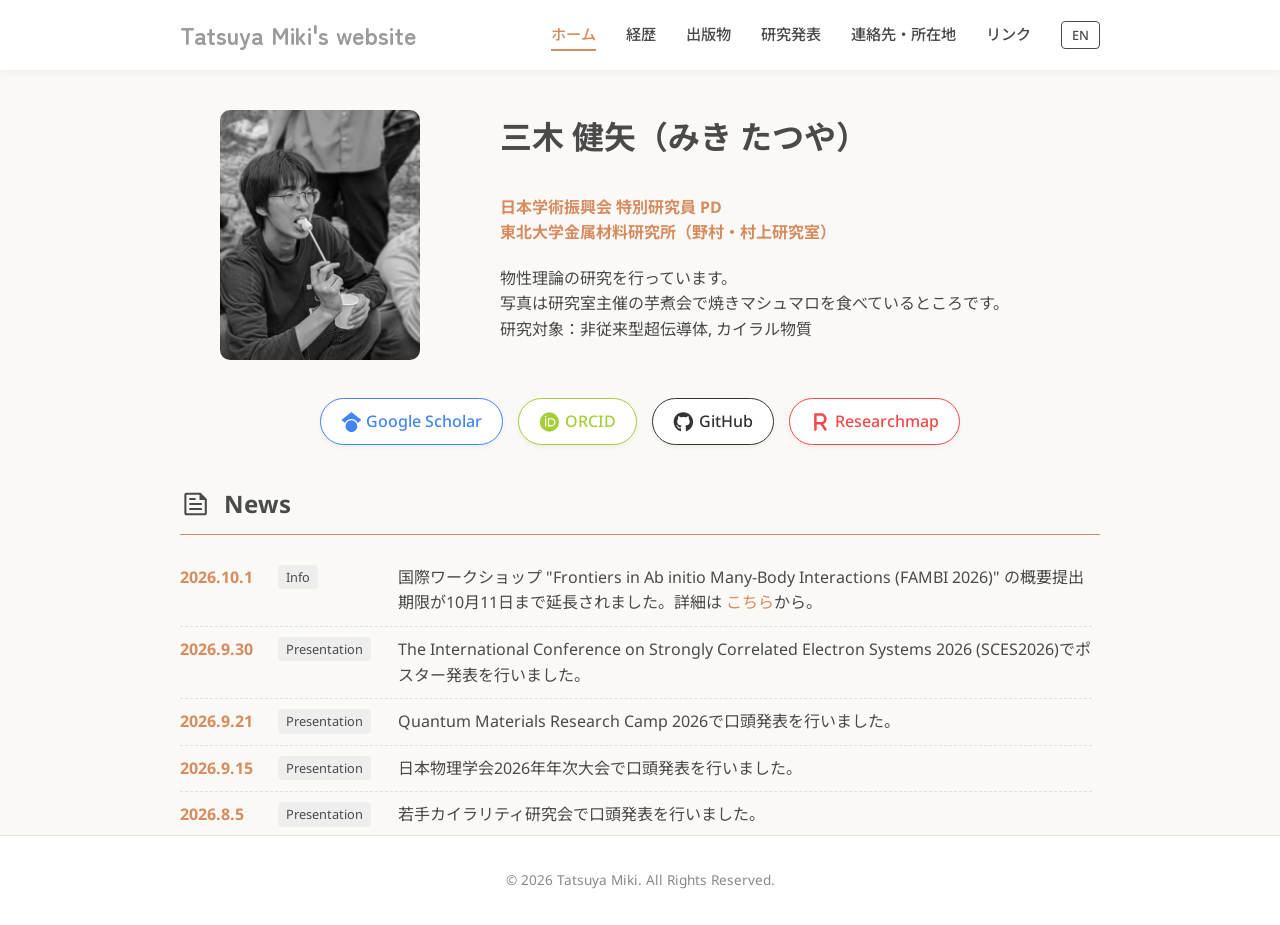
<file: index.html>
<!DOCTYPE html>
<html lang="ja">
<head id="head">
    <meta charset="UTF-8">
    <meta name="viewport" content="width=device-width, initial-scale=1.0">
    <meta name="description" content="三木健矢のウェブサイト。研究分野：物性理論、非従来型超伝導体・カイラル物質">
    <meta property="og:title" content="三木健矢ウェブサイト">
    <meta property="og:description" content="三木健矢のウェブサイト。研究分野：物性理論、非従来型超伝導体・カイラル物質">
    <meta property="og:type" content="website">
    <meta property="og:site_name" content="Tatsuya Miki's website">
    <script type="application/ld+json">
    {
        "@context": "https://schema.org",
        "@type": "Person",
        "name": "三木 健矢",
        "alternateName": "Tatsuya Miki",
        "sameAs": [
            "https://scholar.google.co.jp/citations?user=BBQgHcEAAAAJ&hl=ja&oi=ao",
            "https://orcid.org/0009-0005-3010-637X",
            "https://github.com/tatsuyamiki",
            "https://researchmap.jp/tatsuya.miki"
        ]
    }
    </script>
    <script src="assets/js/header.js" defer></script>
    <title>三木 健矢のウェブサイト</title>
    <link rel="stylesheet" href="assets/css/style.css">
</head>
<body>

    <header class="site-header">
        <div class="container header-container">
            <div class="logo">
                <a href="index.html">Tatsuya Miki's website</a>
            </div>
            
            <button class="hamburger" aria-label="Menu">
                <span></span>
                <span></span>
                <span></span>
            </button>

            <nav class="main-nav">
                <ul>
                    <li><a href="index.html" class="current">ホーム</a></li>
                    <li><a href="jp/cv.html">経歴</a></li>
                    <li><a href="jp/publications.html">出版物</a></li>
                    <li><a href="jp/presentations.html">研究発表</a></li>
                    <li><a href="jp/contact.html">連絡先・所在地</a></li>
                    <li><a href="jp/links.html">リンク</a></li>
                    <li class="lang-switch"><a href="index-en.html">EN</a></li>
                </ul>
            </nav>
        </div>
    </header>

    <main class="container">
        
        <section class="profile-section">
            <div class="profile-image">
                <img src="assets/img/profile.jpg" alt="Profile image" decoding="async" fetchpriority="high">
            </div>
            <div class="profile-text">
                <p class="myname">
                    三木 健矢（みき たつや）
                <p>
                <p class="position">
                    日本学術振興会 特別研究員 PD <br>
                    <a href="https://www.nomura-lab.imr.tohoku.ac.jp" target="_blank">
                        東北大学金属材料研究所（野村・村上研究室）
                    </a>
                </p>

                <p class="intro">
                    物性理論の研究を行っています。<br>
                    写真は研究室主催の芋煮会で焼きマシュマロを食べているところです。<br>
                    研究対象：非従来型超伝導体, カイラル物質
                </p>
            </div>
        </section>
        <section>
            <div class="social-links">
                <a href="https://scholar.google.co.jp/citations?user=BBQgHcEAAAAJ" target="_blank" class="btn btn-scholar">
                    <svg xmlns="http://www.w3.org/2000/svg" viewBox="0 0 512 512" class="icon" aria-hidden="true">
                        <!--!Font Awesome Free v7.2.0 by @fontawesome - https://fontawesome.com License - https://fontawesome.com/license/free Copyright 2026 Fonticons, Inc.-->
                        <path d="M390.9 298.5s0 .1 .1 .1c9.2 19.4 14.4 41.1 14.4 64-.1 82.5-66.9 149.4-149.4 149.4S106.7 445.1 106.7 362.7c0-22.9 5.2-44.6 14.4-64 1.7-3.6 3.6-7.2 5.6-10.7 4.4-7.6 9.4-14.7 15-21.3 27.4-32.6 68.5-53.3 114.4-53.3 33.6 0 64.6 11.1 89.6 29.9 9.1 6.9 17.4 14.7 24.8 23.5 5.6 6.6 10.6 13.8 15 21.3 2 3.4 3.8 7 5.5 10.5l-.1-.1zm26.4-18.8c-30.1-58.4-91-98.4-161.3-98.4s-131.2 40-161.3 98.4l-94.7-77 256-202.7 256 202.7-94.7 77.1 0-.1z"/>
                    </svg>
                    Google Scholar
                </a>
                <a href="https://orcid.org/0009-0005-3010-637X" target="_blank" class="btn btn-orcid">
                    <svg xmlns="http://www.w3.org/2000/svg" viewBox="0 0 512 512" class="icon" aria-hidden="true">
                        <!--!Font Awesome Free v7.2.0 by @fontawesome - https://fontawesome.com License - https://fontawesome.com/license/free Copyright 2026 Fonticons, Inc.-->
                        <path d="M294.7 188.2l-45.9 0 0 153.8 47.5 0c67.6 0 83.1-51.3 83.1-76.9 0-41.6-26.5-76.9-84.7-76.9zM256 8a248 248 0 1 0 0 496 248 248 0 1 0 0-496zM175.2 368.8l-29.8 0 0-207.5 29.8 0 0 207.5zM160.3 98.5a19.6 19.6 0 1 1 0 39.2 19.6 19.6 0 1 1 0-39.2zM300 369l-81 0 0-207.7 80.6 0c76.7 0 110.4 54.8 110.4 103.9 0 53.3-41.7 103.9-110 103.9z"/>
                    </svg>
                    ORCID
                </a>
                <a href="https://github.com/tatsuyamiki" target="_blank" class="btn btn-github">
                    <svg xmlns="http://www.w3.org/2000/svg" viewBox="0 0 512 512" class="icon" aria-hidden="true">
                        <!--!Font Awesome Free v7.2.0 by @fontawesome - https://fontawesome.com License - https://fontawesome.com/license/free Copyright 2026 Fonticons, Inc.-->
                        <path d="M173.9 397.4c0 2-2.3 3.6-5.2 3.6-3.3 .3-5.6-1.3-5.6-3.6 0-2 2.3-3.6 5.2-3.6 3-.3 5.6 1.3 5.6 3.6zm-31.1-4.5c-.7 2 1.3 4.3 4.3 4.9 2.6 1 5.6 0 6.2-2s-1.3-4.3-4.3-5.2c-2.6-.7-5.5 .3-6.2 2.3zm44.2-1.7c-2.9 .7-4.9 2.6-4.6 4.9 .3 2 2.9 3.3 5.9 2.6 2.9-.7 4.9-2.6 4.6-4.6-.3-1.9-3-3.2-5.9-2.9zM252.8 8c-138.7 0-244.8 105.3-244.8 244 0 110.9 69.8 205.8 169.5 239.2 12.8 2.3 17.3-5.6 17.3-12.1 0-6.2-.3-40.4-.3-61.4 0 0-70 15-84.7-29.8 0 0-11.4-29.1-27.8-36.6 0 0-22.9-15.7 1.6-15.4 0 0 24.9 2 38.6 25.8 21.9 38.6 58.6 27.5 72.9 20.9 2.3-16 8.8-27.1 16-33.7-55.9-6.2-112.3-14.3-112.3-110.5 0-27.5 7.6-41.3 23.6-58.9-2.6-6.5-11.1-33.3 2.6-67.9 20.9-6.5 69 27 69 27 20-5.6 41.5-8.5 62.8-8.5s42.8 2.9 62.8 8.5c0 0 48.1-33.6 69-27 13.7 34.7 5.2 61.4 2.6 67.9 16 17.7 25.8 31.5 25.8 58.9 0 96.5-58.9 104.2-114.8 110.5 9.2 7.9 17 22.9 17 46.4 0 33.7-.3 75.4-.3 83.6 0 6.5 4.6 14.4 17.3 12.1 100-33.2 167.8-128.1 167.8-239 0-138.7-112.5-244-251.2-244zM105.2 352.9c-1.3 1-1 3.3 .7 5.2 1.6 1.6 3.9 2.3 5.2 1 1.3-1 1-3.3-.7-5.2-1.6-1.6-3.9-2.3-5.2-1zm-10.8-8.1c-.7 1.3 .3 2.9 2.3 3.9 1.6 1 3.6 .7 4.3-.7 .7-1.3-.3-2.9-2.3-3.9-2-.6-3.6-.3-4.3 .7zm32.4 35.6c-1.6 1.3-1 4.3 1.3 6.2 2.3 2.3 5.2 2.6 6.5 1 1.3-1.3 .7-4.3-1.3-6.2-2.2-2.3-5.2-2.6-6.5-1zm-11.4-14.7c-1.6 1-1.6 3.6 0 5.9s4.3 3.3 5.6 2.3c1.6-1.3 1.6-3.9 0-6.2-1.4-2.3-4-3.3-5.6-2z"/>
                    </svg>
                    GitHub
                </a>
                <a href="https://researchmap.jp/tatsuya.miki" target="_blank" class="btn btn-researchmap">
                    <svg xmlns="http://www.w3.org/2000/svg" viewBox="0 0 320 512" class="icon" aria-hidden="true">
                        <!--!Font Awesome Free v7.2.0 by @fontawesome - https://fontawesome.com License - https://fontawesome.com/license/free Copyright 2026 Fonticons, Inc.-->
                        <path d="M32 32C14.3 32 0 46.3 0 64L0 448c0 17.7 14.3 32 32 32s32-14.3 32-32l0-128 95.3 0 102.4 146.4c10.1 14.5 30.1 18 44.6 7.9s18-30.1 7.9-44.6L230.1 309.5C282.8 288.1 320 236.4 320 176 320 96.5 255.5 32 176 32L32 32zM176 256l-112 0 0-160 112 0c44.2 0 80 35.8 80 80s-35.8 80-80 80z"/>
                    </svg>
                    Researchmap
                </a>
            </div>
        </section>

        <section class="news-section">
            <h2>
                <svg xmlns="http://www.w3.org/2000/svg" viewBox="0 -960 960 960" class="icon" aria-hidden="true">
                    <path d="M186.67-120q-27 0-46.84-19.83Q120-159.67 120-186.67v-586.66q0-27 19.83-46.84Q159.67-840 186.67-840h454.66L840-641.33v454.66q0 27-19.83 46.84Q800.33-120 773.33-120H186.67Zm0-66.67h586.66v-419.04H606v-167.62H186.67v586.66Zm92.66-100.66h401.34V-354H279.33v66.67Zm0-318.67H480v-66.67H279.33V-606Zm0 159.33h401.34v-66.66H279.33v66.66Zm-92.66-326.66v167.62-167.62V-186.67v-586.66Z"/>
                </svg>
                News
            </h2>
            <ul class="news-list">
                <!-- <li>
                    <span class="date">20YY.MM.DD</span>
                    <span class="tag"><span class="tag-badge">Publication</span></span>
                    <span class="text">論文<a href="https://doi.org/xxx" target="_blank">"title"</a>が〇〇誌に掲載されました。</span>
                </li>
                <li>
                    <span class="date">20YY.MM.DD</span>
                    <span class="tag"><span class="tag-badge">Presentation</span></span>
                    <span class="text">XX学会で発表を行いました。</span>
                </li> -->
                <li>
                    <span class="date">2026.10.1</span>
                    <span class="tag"><span class="tag-badge">Info</span></span>
                    <span class="text">国際ワークショップ "Frontiers in Ab initio Many-Body Interactions (FAMBI 2026)" の概要提出期限が10月11日まで延長されました。詳細は
                        <a href="https://fambi.imr.tohoku.ac.jp" target="_blank" class="news-link">こちら</a>から。
                    </span>
                </li>
                <li>
                    <span class="date">2026.9.30</span>
                    <span class="tag"><span class="tag-badge">Presentation</span></span>
                    <span class="text">The International Conference on Strongly Correlated Electron Systems 2026 (SCES2026)でポスター発表を行いました。</span>
                </li>
                <li>
                    <span class="date">2026.9.21</span>
                    <span class="tag"><span class="tag-badge">Presentation</span></span>
                    <span class="text">Quantum Materials Research Camp 2026で口頭発表を行いました。</span>
                </li>
                <li>
                    <span class="date">2026.9.15</span>
                    <span class="tag"><span class="tag-badge">Presentation</span></span>
                    <span class="text">日本物理学会2026年年次大会で口頭発表を行いました。</span>
                </li>
                <li>
                    <span class="date">2026.8.5</span>
                    <span class="tag"><span class="tag-badge">Presentation</span></span>
                    <span class="text">若手カイラリティ研究会で口頭発表を行いました。</span>
                </li>
                <li>
                    <span class="date">2026.7.2</span>
                    <span class="tag"><span class="tag-badge">Info</span></span>
                    <span class="text">国際ワークショップ "Frontiers in Ab initio Many-Body Interactions (FAMBI 2026)" が11月12-13日に東北大学金属材料研究所にて開催されます。詳細は
                        <a href="https://fambi.imr.tohoku.ac.jp" target="_blank" class="news-link">こちら</a>から。
                    </span>
                </li>
                <li>
                    <span class="date">2026.6.15</span>
                    <span class="tag"><span class="tag-badge">Publication</span></span>
                    <span class="text">論文"Electron chirality and hydrodynamic helicity: Analysis in the atomic limit"が<a href="https://doi.org/10.1103/ghyy-mynx" target="_blank" class="news-link">Phys. Rev. B誌</a>
                        に掲載されました。
                    </span>
                </li>
                <li>
                    <span class="date">2026.5.27</span>
                    <span class="tag"><span class="tag-badge">Presentation</span></span>
                    <span class="text">令和８年度 学術変⾰領域研究(A)「アシンメトリが彩る量⼦物質の可視化・設計・創出」領域全体会議・公募研究キックオフ会議でポスター発表を行いました。</span>
                </li>
                <li>
                    <span class="date">2026.4.1</span>
                    <span class="tag"><span class="tag-badge">Info</span></span>
                    <span class="text">ホームページを公開しました。</span>
                </li>
                <!-- <li>
                    <span class="date">~20YY.X.X</span>
                    <span class="tag"><span class="tag-badge">Link</span></span>
                    <span class="text">過去の更新情報は<a href="jp/archive.html" class="past-news">こちら</a>から。</span>
                </li> -->
            </ul>
        </section>

    </main>

    <footer>
        <div class="container">
            <p>&copy; 2026 Tatsuya Miki. All Rights Reserved.</p>
        </div>
    </footer>

    <script src="assets/js/script.js"></script>
</body>
</html>
</file>
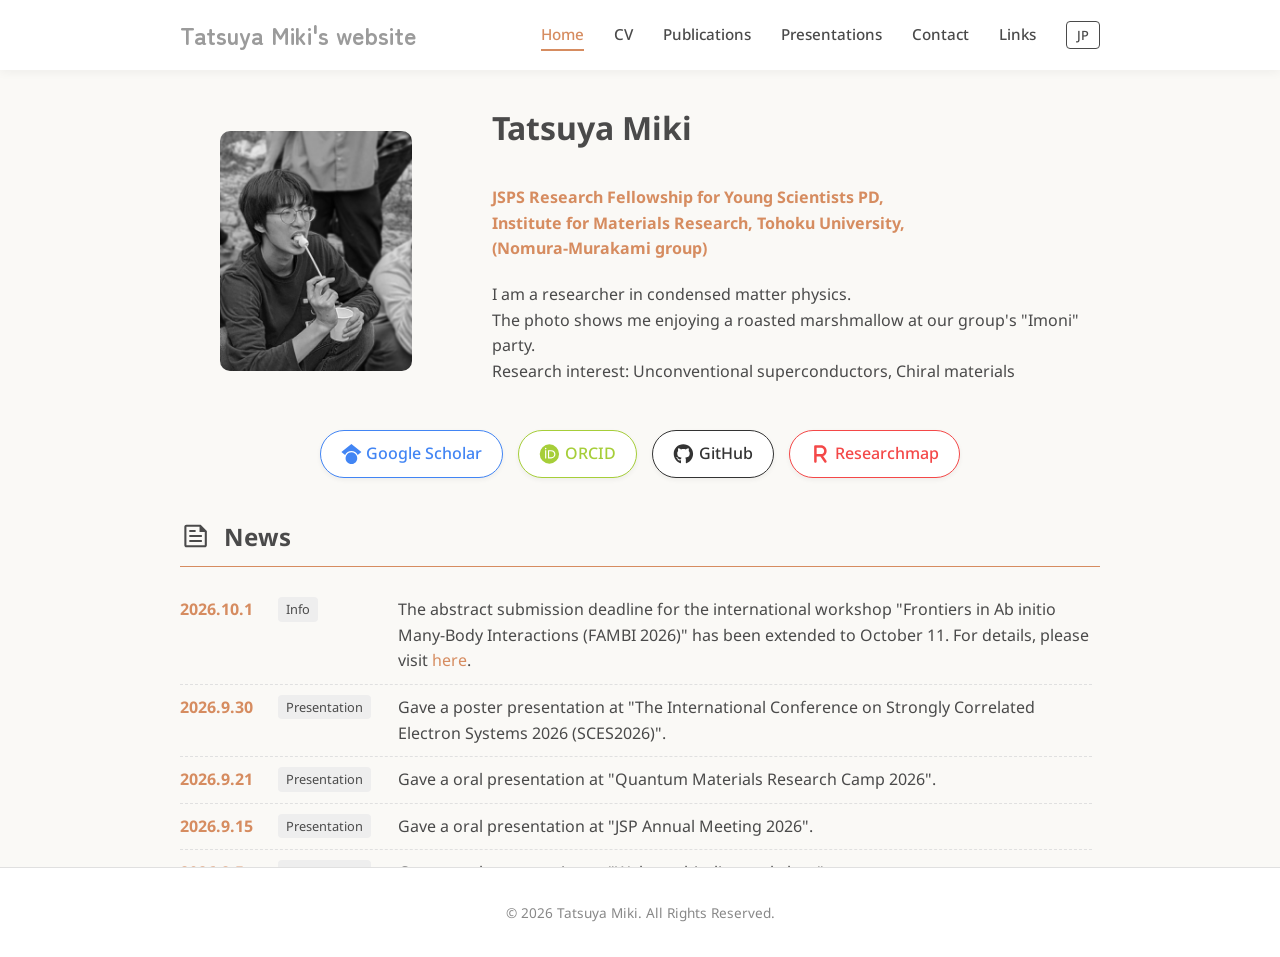
<file: index-en.html>
<!DOCTYPE html>
<html lang="en">
<head id="head">
    <meta charset="UTF-8">
    <meta name="viewport" content="width=device-width, initial-scale=1.0">
    <meta name="description" content="Website of Tatsuya Miki. Research interest: condensed matter theory, unconventional superconductors, chiral materials.">
    <meta property="og:title" content="Tatsuya Miki's website">
    <meta property="og:description" content="Website of Tatsuya Miki. Research interest: condensed matter theory, unconventional superconductors, chiral materials.">
    <meta property="og:type" content="website">
    <meta property="og:site_name" content="Tatsuya Miki's website">
    <script type="application/ld+json">
    {
        "@context": "https://schema.org",
        "@type": "Person",
        "name": "Tatsuya Miki",
        "alternateName": "三木 健矢",
        "sameAs": [
            "https://scholar.google.co.jp/citations?user=BBQgHcEAAAAJ&hl=ja&oi=ao",
            "https://orcid.org/0009-0005-3010-637X",
            "https://github.com/tatsuyamiki",
            "https://researchmap.jp/tatsuya.miki"
        ]
    }
    </script>
    <script src="assets/js/header.js" defer></script>
    <title>Tatsuya Miki's website</title>
    <link rel="stylesheet" href="assets/css/style.css">
</head>
<body>

    <header class="site-header">
        <div class="container header-container">
            <div class="logo">
                <a href="index-en.html">Tatsuya Miki's website</a>
            </div>
            
            <button class="hamburger" aria-label="Menu">
                <span></span>
                <span></span>
                <span></span>
            </button>

            <nav class="main-nav">
                <ul>
                    <li><a href="index-en.html" class="current">Home</a></li>
                    <li><a href="en/cv.html">CV</a></li>
                    <li><a href="en/publications.html">Publications</a></li>
                    <li><a href="en/presentations.html">Presentations</a></li>
                    <li><a href="en/contact.html">Contact</a></li>
                    <li><a href="en/links.html">Links</a></li>
                    <li class="lang-switch"><a href="index.html">JP</a></li>
                </ul>
            </nav>
        </div>
    </header>

    <main class="container">
        
        <section class="profile-section">
            <div class="profile-image">
                <img src="assets/img/profile.jpg" alt="Profile image" decoding="async" fetchpriority="high">
            </div>
            <div class="profile-text">
                <p class="myname">Tatsuya Miki</p>
                <p class="position">
                    JSPS Research Fellowship for Young Scientists PD, <br>
                    Institute for Materials Research, Tohoku University, <br>
                    <a href="https://www.nomura-lab.imr.tohoku.ac.jp/english/home">
                        (Nomura-Murakami group)
                    </a>
                </p>
                <p class="intro">
                    I am a researcher in condensed matter physics. <br> 
                    The photo shows me enjoying a roasted marshmallow at our group's "Imoni" party.<br>
                    Research interest: Unconventional superconductors, Chiral materials
                </p>
            </div>
        </section>

        <section>
            <div class="social-links">
                <a href="https://scholar.google.co.jp/citations?user=BBQgHcEAAAAJ" target="_blank" class="btn btn-scholar">
                    <svg xmlns="http://www.w3.org/2000/svg" viewBox="0 0 512 512" class="icon" aria-hidden="true">
                        <!--!Font Awesome Free v7.2.0 by @fontawesome - https://fontawesome.com License - https://fontawesome.com/license/free Copyright 2026 Fonticons, Inc.-->
                        <path d="M390.9 298.5s0 .1 .1 .1c9.2 19.4 14.4 41.1 14.4 64-.1 82.5-66.9 149.4-149.4 149.4S106.7 445.1 106.7 362.7c0-22.9 5.2-44.6 14.4-64 1.7-3.6 3.6-7.2 5.6-10.7 4.4-7.6 9.4-14.7 15-21.3 27.4-32.6 68.5-53.3 114.4-53.3 33.6 0 64.6 11.1 89.6 29.9 9.1 6.9 17.4 14.7 24.8 23.5 5.6 6.6 10.6 13.8 15 21.3 2 3.4 3.8 7 5.5 10.5l-.1-.1zm26.4-18.8c-30.1-58.4-91-98.4-161.3-98.4s-131.2 40-161.3 98.4l-94.7-77 256-202.7 256 202.7-94.7 77.1 0-.1z"/>
                    </svg>
                    Google Scholar
                </a>
                <a href="https://orcid.org/0009-0005-3010-637X" target="_blank" class="btn btn-orcid">
                    <svg xmlns="http://www.w3.org/2000/svg" viewBox="0 0 512 512" class="icon" aria-hidden="true">
                        <!--!Font Awesome Free v7.2.0 by @fontawesome - https://fontawesome.com License - https://fontawesome.com/license/free Copyright 2026 Fonticons, Inc.-->
                        <path d="M294.7 188.2l-45.9 0 0 153.8 47.5 0c67.6 0 83.1-51.3 83.1-76.9 0-41.6-26.5-76.9-84.7-76.9zM256 8a248 248 0 1 0 0 496 248 248 0 1 0 0-496zM175.2 368.8l-29.8 0 0-207.5 29.8 0 0 207.5zM160.3 98.5a19.6 19.6 0 1 1 0 39.2 19.6 19.6 0 1 1 0-39.2zM300 369l-81 0 0-207.7 80.6 0c76.7 0 110.4 54.8 110.4 103.9 0 53.3-41.7 103.9-110 103.9z"/>
                    </svg>
                    ORCID
                </a>
                <a href="https://github.com/tatsuyamiki" target="_blank" class="btn btn-github">
                    <svg xmlns="http://www.w3.org/2000/svg" viewBox="0 0 512 512" class="icon" aria-hidden="true">
                        <!--!Font Awesome Free v7.2.0 by @fontawesome - https://fontawesome.com License - https://fontawesome.com/license/free Copyright 2026 Fonticons, Inc.-->
                        <path d="M173.9 397.4c0 2-2.3 3.6-5.2 3.6-3.3 .3-5.6-1.3-5.6-3.6 0-2 2.3-3.6 5.2-3.6 3-.3 5.6 1.3 5.6 3.6zm-31.1-4.5c-.7 2 1.3 4.3 4.3 4.9 2.6 1 5.6 0 6.2-2s-1.3-4.3-4.3-5.2c-2.6-.7-5.5 .3-6.2 2.3zm44.2-1.7c-2.9 .7-4.9 2.6-4.6 4.9 .3 2 2.9 3.3 5.9 2.6 2.9-.7 4.9-2.6 4.6-4.6-.3-1.9-3-3.2-5.9-2.9zM252.8 8c-138.7 0-244.8 105.3-244.8 244 0 110.9 69.8 205.8 169.5 239.2 12.8 2.3 17.3-5.6 17.3-12.1 0-6.2-.3-40.4-.3-61.4 0 0-70 15-84.7-29.8 0 0-11.4-29.1-27.8-36.6 0 0-22.9-15.7 1.6-15.4 0 0 24.9 2 38.6 25.8 21.9 38.6 58.6 27.5 72.9 20.9 2.3-16 8.8-27.1 16-33.7-55.9-6.2-112.3-14.3-112.3-110.5 0-27.5 7.6-41.3 23.6-58.9-2.6-6.5-11.1-33.3 2.6-67.9 20.9-6.5 69 27 69 27 20-5.6 41.5-8.5 62.8-8.5s42.8 2.9 62.8 8.5c0 0 48.1-33.6 69-27 13.7 34.7 5.2 61.4 2.6 67.9 16 17.7 25.8 31.5 25.8 58.9 0 96.5-58.9 104.2-114.8 110.5 9.2 7.9 17 22.9 17 46.4 0 33.7-.3 75.4-.3 83.6 0 6.5 4.6 14.4 17.3 12.1 100-33.2 167.8-128.1 167.8-239 0-138.7-112.5-244-251.2-244zM105.2 352.9c-1.3 1-1 3.3 .7 5.2 1.6 1.6 3.9 2.3 5.2 1 1.3-1 1-3.3-.7-5.2-1.6-1.6-3.9-2.3-5.2-1zm-10.8-8.1c-.7 1.3 .3 2.9 2.3 3.9 1.6 1 3.6 .7 4.3-.7 .7-1.3-.3-2.9-2.3-3.9-2-.6-3.6-.3-4.3 .7zm32.4 35.6c-1.6 1.3-1 4.3 1.3 6.2 2.3 2.3 5.2 2.6 6.5 1 1.3-1.3 .7-4.3-1.3-6.2-2.2-2.3-5.2-2.6-6.5-1zm-11.4-14.7c-1.6 1-1.6 3.6 0 5.9s4.3 3.3 5.6 2.3c1.6-1.3 1.6-3.9 0-6.2-1.4-2.3-4-3.3-5.6-2z"/>
                    </svg>
                    GitHub
                </a>
                <a href="https://researchmap.jp/tatsuya.miki" target="_blank" class="btn btn-researchmap">
                    <svg xmlns="http://www.w3.org/2000/svg" viewBox="0 0 320 512" class="icon" aria-hidden="true">
                        <!--!Font Awesome Free v7.2.0 by @fontawesome - https://fontawesome.com License - https://fontawesome.com/license/free Copyright 2026 Fonticons, Inc.-->
                        <path d="M32 32C14.3 32 0 46.3 0 64L0 448c0 17.7 14.3 32 32 32s32-14.3 32-32l0-128 95.3 0 102.4 146.4c10.1 14.5 30.1 18 44.6 7.9s18-30.1 7.9-44.6L230.1 309.5C282.8 288.1 320 236.4 320 176 320 96.5 255.5 32 176 32L32 32zM176 256l-112 0 0-160 112 0c44.2 0 80 35.8 80 80s-35.8 80-80 80z"/>
                    </svg>
                    Researchmap
                </a>
            </div>
        </section>

        <section class="news-section">
            <h2>
                <svg xmlns="http://www.w3.org/2000/svg" viewBox="0 -960 960 960" class="icon" aria-hidden="true">
                    <path d="M186.67-120q-27 0-46.84-19.83Q120-159.67 120-186.67v-586.66q0-27 19.83-46.84Q159.67-840 186.67-840h454.66L840-641.33v454.66q0 27-19.83 46.84Q800.33-120 773.33-120H186.67Zm0-66.67h586.66v-419.04H606v-167.62H186.67v586.66Zm92.66-100.66h401.34V-354H279.33v66.67Zm0-318.67H480v-66.67H279.33V-606Zm0 159.33h401.34v-66.66H279.33v66.66Zm-92.66-326.66v167.62-167.62V-186.67v-586.66Z"/>
                </svg>
                News
            </h2>
            <ul class="news-list">
                <!-- <li>
                    <span class="date">20YY.MM.DD</span>
                    <span class="tag"><span class="tag-badge">Publication</span></span>
                    <span class="text">Our paper <a href="https://doi.org/xxx" target="_blank">"title"</a> has been published in XX.</span>
                </li>
                <li>
                    <span class="date">20YY.MM.DD</span>
                    <span class="tag"><span class="tag-badge">Presentation</span></span>
                    <span class="text">Gave a presentation at the XX conference.</span>
                </li>　-->
                <li>
                    <span class="date">2026.10.1</span>
                    <span class="tag"><span class="tag-badge">Info</span></span>
                    <span class="text">The abstract submission deadline for the international workshop "Frontiers in Ab initio Many-Body Interactions (FAMBI 2026)" has been extended to October 11. 
                        For details, please visit 
                        <a href="https://fambi.imr.tohoku.ac.jp" target="_blank" class="news-link">here</a>.
                    </span>
                </li>
                <li>
                    <span class="date">2026.9.30</span>
                    <span class="tag"><span class="tag-badge">Presentation</span></span>
                    <span class="text">Gave a poster presentation at "The International Conference on Strongly Correlated Electron Systems 2026 (SCES2026)".</span>
                </li>
                <li>
                    <span class="date">2026.9.21</span>
                    <span class="tag"><span class="tag-badge">Presentation</span></span>
                    <span class="text">Gave a oral presentation at "Quantum Materials Research Camp 2026".</span>
                </li>
                <li>
                    <span class="date">2026.9.15</span>
                    <span class="tag"><span class="tag-badge">Presentation</span></span>
                    <span class="text">Gave a oral presentation at "JSP Annual Meeting 2026".</span>
                </li>
                <li>
                    <span class="date">2026.8.5</span>
                    <span class="tag"><span class="tag-badge">Presentation</span></span>
                    <span class="text">Gave a oral presentation at "Wakate chirality workshop".</span>
                </li>
                <li>
                    <span class="date">2026.7.2</span>
                    <span class="tag"><span class="tag-badge">Info</span></span>
                    <span class="text">The international workshop "Frontiers in Ab initio Many-Body Interactions (FAMBI 2026)" will be held on November 12-13 at IMR, Tohoku University. 
                        For details, please visit 
                        <a href="https://fambi.imr.tohoku.ac.jp" target="_blank" class="news-link">here</a>.
                    </span>
                </li>
                <li>
                    <span class="date">2026.6.15</span>
                    <span class="tag"><span class="tag-badge">Publication</span></span>
                    <span class="text">Our paper "Electron chirality and hydrodynamic helicity: Analysis in the atomic limit" has been published in <a href="https://doi.org/10.1103/ghyy-mynx" target="_blank" class="news-link">Phys. Rev. B
                        </a>.
                    </span>
                </li>
                <li>
                    <span class="date">2026.5.27</span>
                    <span class="tag"><span class="tag-badge">Presentation</span></span>
                    <span class="text">Gave a poster presentation at "ASYMMETRY: Unveiling, Design, and Development of Asymmetric Quantum Matters, FY2026 Annual Research Area Meeting & Kick-off Meeting for Publicly Offered Research".</span>
                </li>
                <li>
                    <span class="date">2026.4.1</span>
                    <span class="tag"><span class="tag-badge">Info</span></span>
                    <span class="text">My website is now live.</span>
                </li>
                <!-- <li>
                    <span class="date">~20YY.X.X</span> 
                    <span class="tag"><span class="tag-badge">Link</span></span>
                    <span class="text"><a href="en/archive.html" class="news-link"></span>News archive</a></span>.
                </li> -->
            </ul>
        </section>

    </main>

    <footer>
        <div class="container">
            <p>&copy; 2026 Tatsuya Miki. All Rights Reserved.</p>
        </div>
    </footer>

    <script src="assets/js/script.js"></script>
</body>
</html>
</file>
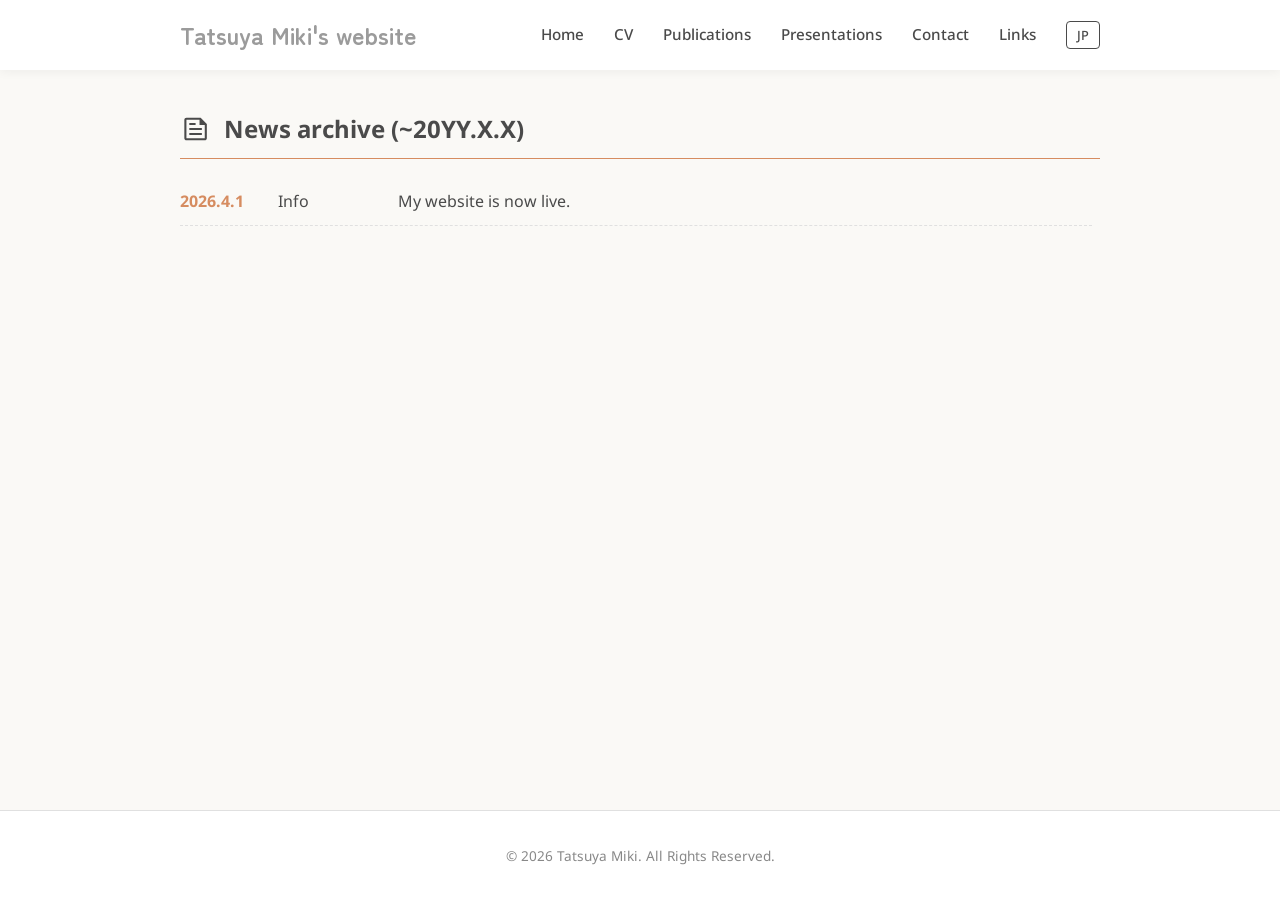
<file: en/archive.html>
<!DOCTYPE html>
<html lang="en">
<head id="head">
    <meta charset="UTF-8">
    <meta name="viewport" content="width=device-width, initial-scale=1.0">
    <meta name="description" content="News archive for Tatsuya Miki.">
    <meta property="og:title" content="News archive - Tatsuya Miki's website">
    <meta property="og:description" content="News archive for Tatsuya Miki.">
    <meta property="og:type" content="website">
    <meta property="og:site_name" content="Tatsuya Miki's website">
    <script src="../assets/js/header.js" defer></script>
    <title>News archive - Tatsuya Miki's website</title>
    <link rel="stylesheet" href="../assets/css/style.css">
</head>
<body>

    <header class="site-header">
        <div class="container header-container">
            <div class="logo">
                <a href="../index-en.html">Tatsuya Miki's website</a>
            </div>
            <button class="hamburger" aria-label="Menu"><span></span><span></span><span></span></button>
            <nav class="main-nav">
                <ul>
                    <li><a href="../index-en.html">Home</a></li>
                    <li><a href="cv.html">CV</a></li>
                    <li><a href="publications.html">Publications</a></li>
                    <li><a href="presentations.html">Presentations</a></li>
                    <li><a href="contact.html">Contact</a></li>
                    <li><a href="links.html">Links</a></li>
                    <li class="lang-switch"><a href="../jp/archive.html">JP</a></li>
                </ul>
            </nav>
        </div>
    </header>

    <main class="container page-content">

        <section class="news-section">
            <h2>
                <svg xmlns="http://www.w3.org/2000/svg" viewBox="0 -960 960 960" class="icon" aria-hidden="true">
                    <path d="M186.67-120q-27 0-46.84-19.83Q120-159.67 120-186.67v-586.66q0-27 19.83-46.84Q159.67-840 186.67-840h454.66L840-641.33v454.66q0 27-19.83 46.84Q800.33-120 773.33-120H186.67Zm0-66.67h586.66v-419.04H606v-167.62H186.67v586.66Zm92.66-100.66h401.34V-354H279.33v66.67Zm0-318.67H480v-66.67H279.33V-606Zm0 159.33h401.34v-66.66H279.33v66.66Zm-92.66-326.66v167.62-167.62V-186.67v-586.66Z"/>
                </svg>
                News archive (~20YY.X.X)
            </h2>
            <ul class="news-list">
                <!-- <li><span class="date">2024.01.20</span> <span class="tag">Publication</span> Our paper <a href="https://doi.org/xxx" target="_blank">"title"</a> has been published in XX.</li>
                <li><span class="date">2023.12.10</span> <span class="tag">Talk</span> I gave a presentation at the XX conference.</li> -->
                <li><span class="date">2026.4.1</span> <span class="tag">Info</span> My website is now live.</li>
            </ul>
        </section>

    </main>

    <footer>
        <div class="container">
            <p>&copy; 2026 Tatsuya Miki. All Rights Reserved.</p>
        </div>
    </footer>

    <script src="../assets/js/script.js"></script>
</body>
</html>
</file>
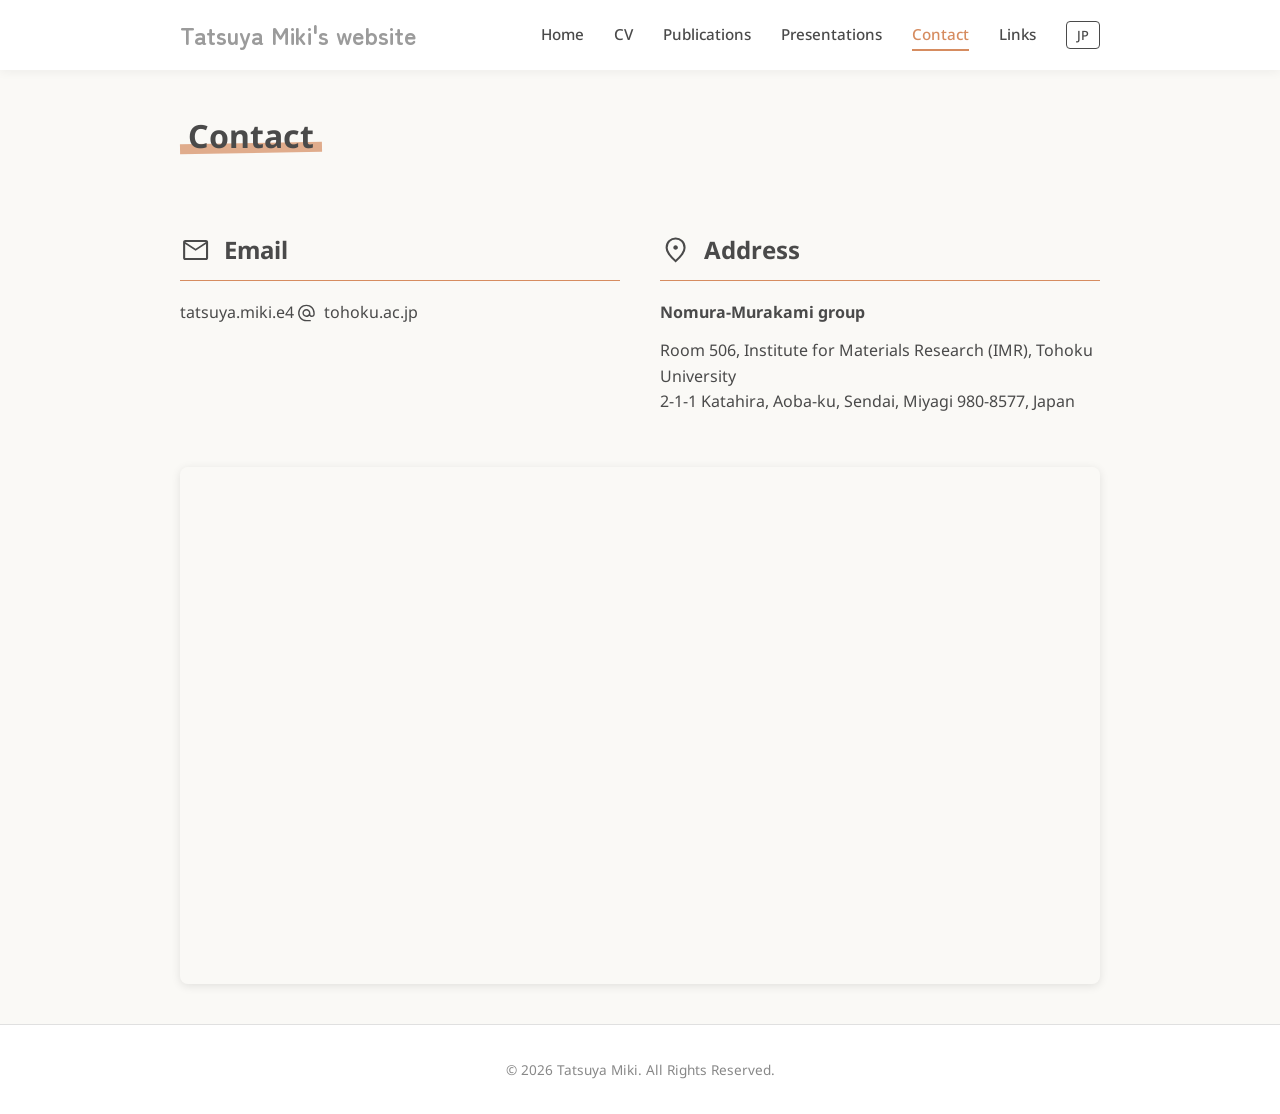
<file: en/contact.html>
<!DOCTYPE html>
<html lang="en">
<head id="head">
    <meta charset="UTF-8">
    <meta name="viewport" content="width=device-width, initial-scale=1.0">
    <meta name="description" content="Contact details for Tatsuya Miki.">
    <meta property="og:title" content="Contact - Tatsuya Miki's website">
    <meta property="og:description" content="Contact details for Tatsuya Miki.">
    <meta property="og:type" content="website">
    <meta property="og:site_name" content="Tatsuya Miki's website">
    <script src="../assets/js/header.js" defer></script>
    <title>Contact - Tatsuya Miki's website</title>
    <link rel="stylesheet" href="../assets/css/style.css">
</head>
<body>

    <header class="site-header">
        <div class="container header-container">
            <div class="logo">
                <a href="../index-en.html">Tatsuya Miki's website</a>
            </div>
            <button class="hamburger" aria-label="Menu"><span></span><span></span><span></span></button>
            <nav class="main-nav">
                <ul>
                    <li><a href="../index-en.html">Home</a></li>
                    <li><a href="cv.html">CV</a></li>
                    <li><a href="publications.html">Publications</a></li>
                    <li><a href="presentations.html">Presentations</a></li>
                    <li><a href="contact.html" class="current">Contact</a></li>
                    <li><a href="links.html">Links</a></li>
                    <li class="lang-switch"><a href="../jp/contact.html">JP</a></li>
                </ul>
            </nav>
        </div>
    </header>

    <main class="container page-content">
        <h1>Contact</h1>

        <section class="access-info">

            <div class="contact-box">
                <h2>
                    <svg xmlns="http://www.w3.org/2000/svg" viewBox="0 -960 960 960" class="icon" aria-hidden="true">
                        <path d="M146.67-160q-27 0-46.84-19.83Q80-199.67 80-226.67v-506.66q0-27 19.83-46.84Q119.67-800 146.67-800h666.66q27 0 46.84 19.83Q880-760.33 880-733.33v506.66q0 27-19.83 46.84Q840.33-160 813.33-160H146.67ZM480-454.67 146.67-670v443.33h666.66V-670L480-454.67Zm0-66.66 330.67-212H150l330 212ZM146.67-670v-63.33V-226.67-670Z"/>
                    </svg>
                    Email
                </h2>
                <p class="email-address">
                    tatsuya.miki.e4
                    <svg xmlns="http://www.w3.org/2000/svg" viewBox="0 -960 960 960" class="icon" aria-hidden="true">
                        <path d="M480-80q-83 0-156-31.5T197-197q-54-54-85.5-127T80-480q0-83 31.5-156T197-763q54-54 127-85.5T480-880q83 0 156 31.5T763-763q54 54 85.5 127T880-480v54.67q0 57-39.73 96.5t-97.6 39.5q-35.72 0-67.36-16.67t-49.98-47.33q-27 32.33-65.22 48.16-38.22 15.84-80.11 15.84-79.4 0-135.37-55.5-55.96-55.5-55.96-135.18t55.83-135.83Q400.33-672 480-672t135.5 56.16q55.83 56.16 55.83 135.84v54.67q0 29.07 20.67 49.2Q712.67-356 742.33-356q29.67 0 50.34-20.13 20.66-20.13 20.66-49.2V-480q0-139.58-97-236.46-97-96.87-236.33-96.87t-236.33 97q-97 97-97 236.33t96.87 236.33q96.88 97 236.46 97h209.33V-80H480Zm88.33-312.17q36.34-36.16 36.34-87.83 0-52.67-36.38-89-36.37-36.33-88.33-36.33T391.67-569q-36.34 36.33-36.34 89 0 51.67 36.38 87.83Q428.08-356 480.04-356t88.29-36.17Z"/>
                    </svg>tohoku.ac.jp
                </p>
            </div>

            <div class="address-box">
                <h2>
                    <svg xmlns="http://www.w3.org/2000/svg" viewBox="0 -960 960 960" class="icon" aria-hidden="true">
                        <path d="M531.83-508.17q21.5-21.5 21.5-51.83t-21.5-51.83q-21.5-21.5-51.83-21.5t-51.83 21.5q-21.5 21.5-21.5 51.83t21.5 51.83q21.5 21.5 51.83 21.5t51.83-21.5ZM480-168q129.33-118 191.33-214.17 62-96.16 62-169.83 0-115-73.5-188.17-73.5-73.16-179.83-73.16-106.33 0-179.83 73.16Q226.67-667 226.67-552q0 73.67 63 169.83Q352.67-286 480-168Zm0 88Q319-217 239.5-334.5T160-552q0-150 96.5-239T480-880q127 0 223.5 89T800-552q0 100-79.5 217.5T480-80Zm0-480Z"/>
                    </svg>
                    Address
                </h2>
                <p class="lab-name">
                    <b>Nomura-Murakami group</b>
                </p>
                <p>
                    Room 506, Institute for Materials Research (IMR), Tohoku University<br>
                    2-1-1 Katahira, Aoba-ku, Sendai, Miyagi 980-8577, Japan
                </p>
            </div>
            
            <div class="map-container">
                <iframe src="https://www.google.com/maps/embed?pb=!1m14!1m8!1m3!1d3133.0521855204693!2d140.8692343!3d38.2550957!3m2!1i1024!2i768!4f13.1!3m3!1m2!1s0x5f8a281572711ea1%3A0x97947c31309fa623!2sInstitute%20for%20Materials%20Research!5e0!3m2!1sen!2sjp!4v1759977215817!5m2!1sen!2sjp" width="600" height="450" style="border:0;" allowfullscreen="" loading="lazy" title="Institute for Materials Research map"></iframe>
            </div>
        </section>

    </main>

    <footer>
        <div class="container">
            <p>&copy; 2026 Tatsuya Miki. All Rights Reserved.</p>
        </div>
    </footer>

    <script src="../assets/js/script.js"></script>
</body>
</html>
</file>
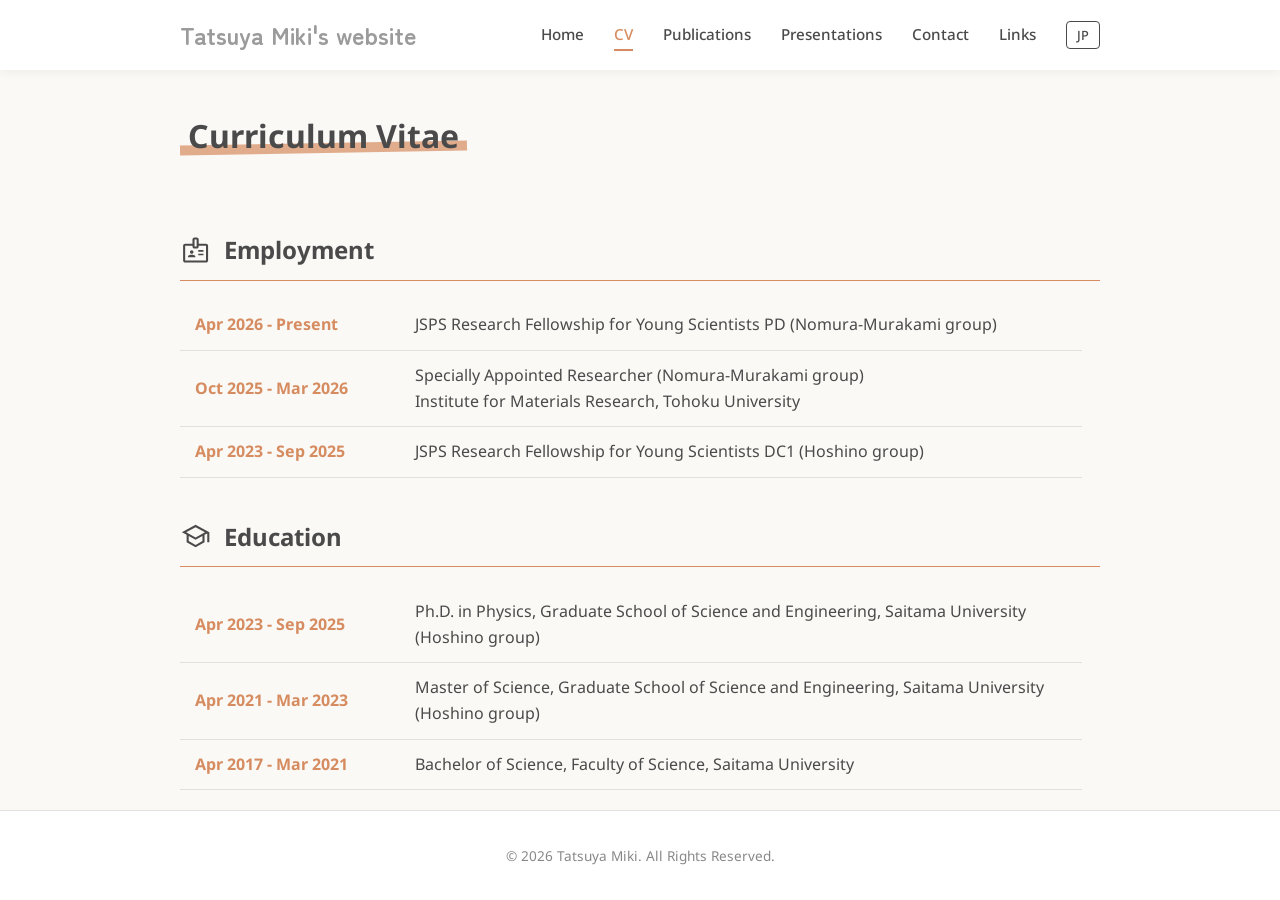
<file: en/cv.html>
<!DOCTYPE html>
<html lang="en">
<head id="head">
    <meta charset="UTF-8">
    <meta name="viewport" content="width=device-width, initial-scale=1.0">
    <meta name="description" content="CV of Tatsuya Miki: employment and education history.">
    <meta property="og:title" content="CV - Tatsuya Miki's website">
    <meta property="og:description" content="CV of Tatsuya Miki: employment and education history.">
    <meta property="og:type" content="website">
    <meta property="og:site_name" content="Tatsuya Miki's website">
    <script src="../assets/js/header.js" defer></script>
    <title>CV - Tatsuya Miki's website</title>
    <link rel="stylesheet" href="../assets/css/style.css">
</head>
<body>

    <header class="site-header">
        <div class="container header-container">
            <div class="logo">
                <a href="../index-en.html">Tatsuya Miki's website</a>
            </div>
            <button class="hamburger" aria-label="Menu"><span></span><span></span><span></span></button>
            <nav class="main-nav">
                <ul>
                    <li><a href="../index-en.html">Home</a></li>
                    <li><a href="cv.html" class="current">CV</a></li>
                    <li><a href="publications.html">Publications</a></li>
                    <li><a href="presentations.html">Presentations</a></li>
                    <li><a href="contact.html">Contact</a></li>
                    <li><a href="links.html">Links</a></li>
                    <li class="lang-switch"><a href="../jp/cv.html">JP</a></li>
                </ul>
            </nav>
        </div>
    </header>

    <main class="container page-content">
        <h1>Curriculum Vitae</h1>
        
        <section>
            <h2>
                <svg xmlns="http://www.w3.org/2000/svg" viewBox="0 -960 960 960" class="icon" aria-hidden="true">
                    <path d="M146.67-80q-27 0-46.84-19.83Q80-119.67 80-146.67v-466.66q0-27 19.83-46.84Q119.67-680 146.67-680H380v-133.33q0-27 19.83-46.84Q419.67-880 446.67-880h66.66q27 0 46.84 19.83Q580-840.33 580-813.33V-680h233.33q27 0 46.84 19.83Q880-640.33 880-613.33v466.66q0 27-19.83 46.84Q840.33-80 813.33-80H146.67Zm0-66.67h666.66v-466.66H580v20q0 29.66-19.83 48.16-19.84 18.5-46.84 18.5h-66.66q-27 0-46.84-18.5Q380-563.67 380-593.33v-20H146.67v466.66Zm88-98H474V-260q0-17.67-9.17-31.83Q455.67-306 440.67-312q-28-10.33-46.84-14.17Q375-330 356-330q-20.33 0-41.5 4.5T268.67-312q-15.67 6-24.84 20.17-9.16 14.16-9.16 31.83v15.33Zm330.66-64.66H732v-53.34H565.33v53.34Zm-169.5-69.5Q412-395 412-418.67q0-23.66-16.17-39.83-16.16-16.17-39.83-16.17-23.67 0-39.83 16.17Q300-442.33 300-418.67q0 23.67 16.17 39.84 16.16 16.16 39.83 16.16 23.67 0 39.83-16.16Zm169.5-45.84H732V-478H565.33v53.33ZM446.67-593.33h66.66v-220h-66.66v220ZM480-380Z"/>
                </svg>
                Employment
            </h2>
            <table class="cv-table">
                <tr>
                    <th>Apr 2026 - Present</th>
                    <td>
                        JSPS Research Fellowship for Young Scientists PD (Nomura-Murakami group)
                    </td>
                </tr>
                <tr>
                    <th>Oct 2025 - Mar 2026</th>
                    <td>
                        Specially Appointed Researcher (Nomura-Murakami group) <br> 
                        Institute for Materials Research, Tohoku University
                    </td>
                </tr>
                <tr>
                    <th>Apr 2023 - Sep 2025</th>
                    <td>
                        JSPS Research Fellowship for Young Scientists DC1 (Hoshino group)
                    </td>
                </tr>
            </table>
        </section>

        <section>
            <h2>
                <svg xmlns="http://www.w3.org/2000/svg" viewBox="0 -960 960 960" class="icon" aria-hidden="true">
                    <path d="M479.33-120 192.67-276.67v-240L40-600l439.33-240L920-600v318h-66.67v-280L766-516.67v240L479.33-120Zm0-316 301.34-164-301.34-162-300 162 300 164Zm0 240.33 220-120.66v-162.34L479.33-360l-220-120v163.67l220 120.66ZM480-436Zm-.67 79.33Zm0 0Z"/>
                </svg>
                Education
            </h2>
            <table class="cv-table">
                <tr>
                    <th>Apr 2023 - Sep 2025</th>
                    <td>Ph.D. in Physics, Graduate School of Science and Engineering, Saitama University <br> 
                        (Hoshino group)
                    </td>
                </tr>
                <tr>
                    <th>Apr 2021 - Mar 2023</th>
                    <td>Master of Science, Graduate School of Science and Engineering, Saitama University <br> 
                        (Hoshino group)
                    </td>
                </tr>
                <tr>
                    <th>Apr 2017 - Mar 2021</th>
                    <td>Bachelor of Science, Faculty of Science, Saitama University</td>
                </tr>
            </table>
        </section>
    </main>

    <footer>
        <div class="container">
            <p>&copy; 2026 Tatsuya Miki. All Rights Reserved.</p>
        </div>
    </footer>

    <script src="../assets/js/script.js"></script>
</body>
</html>
</file>
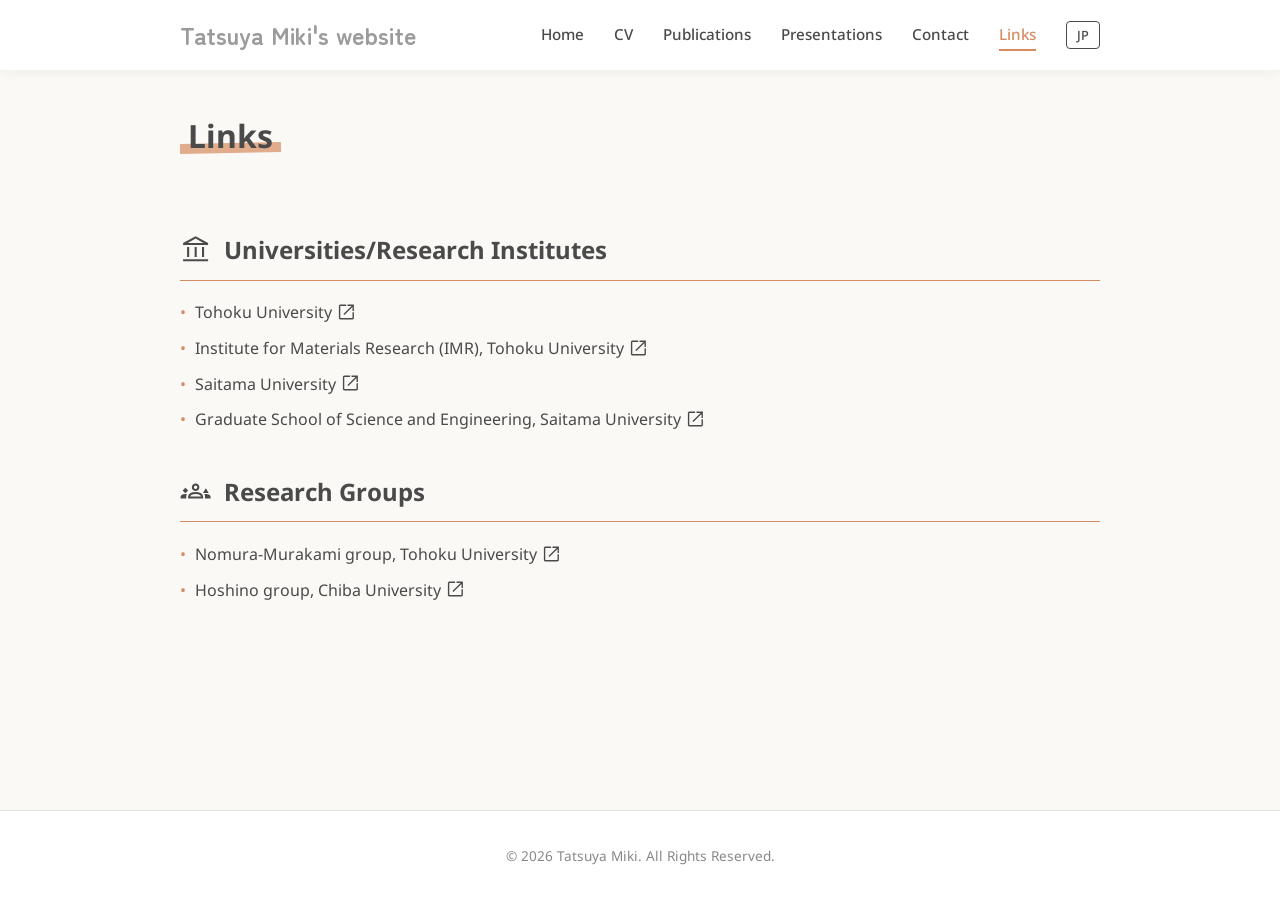
<file: en/links.html>
<!DOCTYPE html>
<html lang="en">
<head id="head">
    <meta charset="UTF-8">
    <meta name="viewport" content="width=device-width, initial-scale=1.0">
    <meta name="description" content="Related links and other information.">
    <meta property="og:title" content="Links - Tatsuya Miki's website">
    <meta property="og:description" content="Related links and other information.">
    <meta property="og:type" content="website">
    <meta property="og:site_name" content="Tatsuya Miki's website">
    <script src="../assets/js/header.js" defer></script>
    <title>Links - Tatsuya Miki's website</title>
    <link rel="stylesheet" href="../assets/css/style.css">
</head>
<body>

    <header class="site-header">
        <div class="container header-container">
            <div class="logo">
                <a href="../index-en.html">Tatsuya Miki's website</a>
            </div>
            <button class="hamburger" aria-label="Menu"><span></span><span></span><span></span></button>
            <nav class="main-nav">
                <ul>
                    <li><a href="../index-en.html">Home</a></li>
                    <li><a href="cv.html">CV</a></li>
                    <li><a href="publications.html">Publications</a></li>
                    <li><a href="presentations.html">Presentations</a></li>
                    <li><a href="contact.html">Contact</a></li>
                    <li><a href="links.html" class="current">Links</a></li>
                    <li class="lang-switch"><a href="../jp/links.html">JP</a></li>
                </ul>
            </nav>
        </div>
    </header>

    <main class="container page-content">
        <h1>Links</h1>

        <!-- <section>
            <h2>担当講義 / Teaching</h2>
            <ul class="simple-list">
                <li>〇〇概論 (学部1年・前期)</li>
                <li>〇〇実験 (学部3年・通年)</li>
                <li>Advanced Seminar (大学院)</li>
            </ul>
        </section> -->

        <section>
            <h2>
                <svg xmlns="http://www.w3.org/2000/svg" viewBox="0 -960 960 960" class="icon" aria-hidden="true">
                    <path d="M208-254v-319.33h66.67V-254H208Zm241.33 0v-319.33H516V-254h-66.67ZM80-120.67v-66.66h800v66.66H80ZM685.33-254v-319.33H752V-254h-66.67ZM80-640v-62l400-218.67L880-702v62H80Zm148.67-66.67h502.66-502.66Zm0 0h502.66L480-844.67l-251.33 138Z"/>
                </svg>
                Universities/Research Institutes
            </h2>
            <ul class="links">
                <li>
                    <a href="https://www.tohoku.ac.jp/en/" target="_blank">
                        <span class="link-label">Tohoku University</span>
                        <svg xmlns="http://www.w3.org/2000/svg" viewBox="0 -960 960 960" class="icon" aria-hidden="true">
                            <path d="M186.67-120q-27 0-46.84-19.83Q120-159.67 120-186.67v-586.66q0-27 19.83-46.84Q159.67-840 186.67-840H466v66.67H186.67v586.66h586.66V-466H840v279.33q0 27-19.83 46.84Q800.33-120 773.33-120H186.67ZM384-336.67 337.33-384l389.34-389.33h-194V-840H840v307.33h-66.67V-726L384-336.67Z"/>
                        </svg>
                    </a>
                </li>
                <li>
                    <a href="https://www.imr.tohoku.ac.jp/en" target="_blank">
                        <span class="link-label">Institute for Materials Research (IMR), Tohoku University</span>
                        <svg xmlns="http://www.w3.org/2000/svg" viewBox="0 -960 960 960" class="icon" aria-hidden="true">
                            <path d="M186.67-120q-27 0-46.84-19.83Q120-159.67 120-186.67v-586.66q0-27 19.83-46.84Q159.67-840 186.67-840H466v66.67H186.67v586.66h586.66V-466H840v279.33q0 27-19.83 46.84Q800.33-120 773.33-120H186.67ZM384-336.67 337.33-384l389.34-389.33h-194V-840H840v307.33h-66.67V-726L384-336.67Z"/>
                        </svg>
                    </a>
                </li>
                <li>
                    <a href="https://en.saitama-u.ac.jp" target="_blank">
                        <span class="link-label">Saitama University</span>
                        <svg xmlns="http://www.w3.org/2000/svg" viewBox="0 -960 960 960" class="icon" aria-hidden="true">
                            <path d="M186.67-120q-27 0-46.84-19.83Q120-159.67 120-186.67v-586.66q0-27 19.83-46.84Q159.67-840 186.67-840H466v66.67H186.67v586.66h586.66V-466H840v279.33q0 27-19.83 46.84Q800.33-120 773.33-120H186.67ZM384-336.67 337.33-384l389.34-389.33h-194V-840H840v307.33h-66.67V-726L384-336.67Z"/>
                        </svg>
                    </a>
                </li>
                <li>
                    <a href="https://www.saitama-u.ac.jp/rikogaku/en.html" target="_blank">
                        <span class="link-label">Graduate School of Science and Engineering, Saitama University</span>
                        <svg xmlns="http://www.w3.org/2000/svg" viewBox="0 -960 960 960" class="icon" aria-hidden="true">
                            <path d="M186.67-120q-27 0-46.84-19.83Q120-159.67 120-186.67v-586.66q0-27 19.83-46.84Q159.67-840 186.67-840H466v66.67H186.67v586.66h586.66V-466H840v279.33q0 27-19.83 46.84Q800.33-120 773.33-120H186.67ZM384-336.67 337.33-384l389.34-389.33h-194V-840H840v307.33h-66.67V-726L384-336.67Z"/>
                        </svg>
                    </a>
                </li>
            </ul>
        </section>

        <section>
            <h2>
                <svg xmlns="http://www.w3.org/2000/svg" viewBox="0 -960 960 960" class="icon" aria-hidden="true">
                    <path d="m153.33-406.33 88.34-87-88.34-88.34-87 88.34 87 87Zm562-13.67 91.34-146.67 92 146.67H715.33ZM480-480q-50 0-85-35t-35-85q0-51 35-85.5t85-34.5q51 0 85.5 34.5T600-600q0 50-34.5 85T480-480Zm.23-173.33q-22.56 0-38.06 15.26-15.5 15.27-15.5 37.84 0 22.56 15.4 38.06 15.4 15.5 38.16 15.5 22.77 0 37.94-15.4 15.16-15.4 15.16-38.16 0-22.77-15.26-37.94-15.27-15.16-37.84-15.16ZM480-600ZM0-240v-56.33q0-40.98 42.83-65.66 42.84-24.68 110.77-24.68 12.44 0 23.92.5 11.48.5 22.48 2.32-10 18.18-15 37.56-5 19.38-5 41.29v65H0Zm240 0v-65q0-65 66.5-105T480-450q108 0 174 40t66 105v65H240Zm566.67-146.67q69 0 111.16 24.68Q960-337.31 960-296.33V-240H780v-65q0-21.91-4.5-41.29t-14.17-37.56q11-1.82 22.28-2.32 11.29-.5 23.06-.5Zm-326.8 3.34q-72.2 0-120.54 21-48.33 21-51 52.33v3.33H652v-4q-3-30.66-50.83-51.66-47.84-21-121.3-21Zm.13 76.66Z"/>
                </svg>
                Research Groups
            </h2>
            <ul class="links">
                <li>
                    <a href="https://www.nomura-lab.imr.tohoku.ac.jp/english/home" target="_blank">
                        <span class="link-label">Nomura-Murakami group, Tohoku University</span>
                        <svg xmlns="http://www.w3.org/2000/svg" viewBox="0 -960 960 960" class="icon" aria-hidden="true">
                            <path d="M186.67-120q-27 0-46.84-19.83Q120-159.67 120-186.67v-586.66q0-27 19.83-46.84Q159.67-840 186.67-840H466v66.67H186.67v586.66h586.66V-466H840v279.33q0 27-19.83 46.84Q800.33-120 773.33-120H186.67ZM384-336.67 337.33-384l389.34-389.33h-194V-840H840v307.33h-66.67V-726L384-336.67Z"/>
                        </svg>
                    </a>
                </li>
                <li>
                    <a href="https://physics.s.chiba-u.ac.jp/hoshino/index_eng.html" target="_blank">
                        <span class="link-label">Hoshino group, Chiba University</span>
                        <svg xmlns="http://www.w3.org/2000/svg" viewBox="0 -960 960 960" class="icon" aria-hidden="true">
                            <path d="M186.67-120q-27 0-46.84-19.83Q120-159.67 120-186.67v-586.66q0-27 19.83-46.84Q159.67-840 186.67-840H466v66.67H186.67v586.66h586.66V-466H840v279.33q0 27-19.83 46.84Q800.33-120 773.33-120H186.67ZM384-336.67 337.33-384l389.34-389.33h-194V-840H840v307.33h-66.67V-726L384-336.67Z"/>
                        </svg>
                    </a>
                </li>
            </ul>
        </section>

        <!-- <section>
            <h2>
                <svg xmlns="http://www.w3.org/2000/svg" viewBox="0 -960 960 960" class="icon" aria-hidden="true">
                    <path d="M318-120q-82 0-140-58t-58-140q0-40 15-76t43-64l134-133 56 56-134 134q-17 17-25.5 38.5T200-318q0 49 34.5 83.5T318-200q23 0 45-8.5t39-25.5l133-134 57 57-134 133q-28 28-64 43t-76 15Zm79-220-57-57 223-223 57 57-223 223Zm251-28-56-57 134-133q17-17 25-38t8-44q0-50-34-85t-84-35q-23 0-44.5 8.5T558-726L425-592l-57-56 134-134q28-28 64-43t76-15q82 0 139.5 58T839-641q0 39-14.5 75T782-502L648-368Z"/>
                </svg>
                Others
            </h2>
            <ul class="links">
                <li>
                    <a href="#" target="_blank">
                        XXXXX
                        <svg xmlns="http://www.w3.org/2000/svg" viewBox="0 -960 960 960" class="icon" aria-hidden="true">
                            <path d="M186.67-120q-27 0-46.84-19.83Q120-159.67 120-186.67v-586.66q0-27 19.83-46.84Q159.67-840 186.67-840H466v66.67H186.67v586.66h586.66V-466H840v279.33q0 27-19.83 46.84Q800.33-120 773.33-120H186.67ZM384-336.67 337.33-384l389.34-389.33h-194V-840H840v307.33h-66.67V-726L384-336.67Z"/>
                        </svg>
                    </a>
                </li>
            </ul>
        </section> -->
        
        <!-- <section>
            <h2>Gallery</h2>
            <div class="gallery-grid">
                <img src="https://placehold.co/300x200/e0e0e0/888?text=Image+1" alt="Gallery Image 1">
                <img src="https://placehold.co/300x200/e0e0e0/888?text=Image+2" alt="Gallery Image 2">
                <img src="https://placehold.co/300x200/e0e0e0/888?text=Image+3" alt="Gallery Image 3">
            </div>
        </section> -->

    </main>

    <footer>
        <div class="container">
            <p>&copy; 2026 Tatsuya Miki. All Rights Reserved.</p>
        </div>
    </footer>

    <script src="../assets/js/script.js"></script>
</body>
</html>
</file>
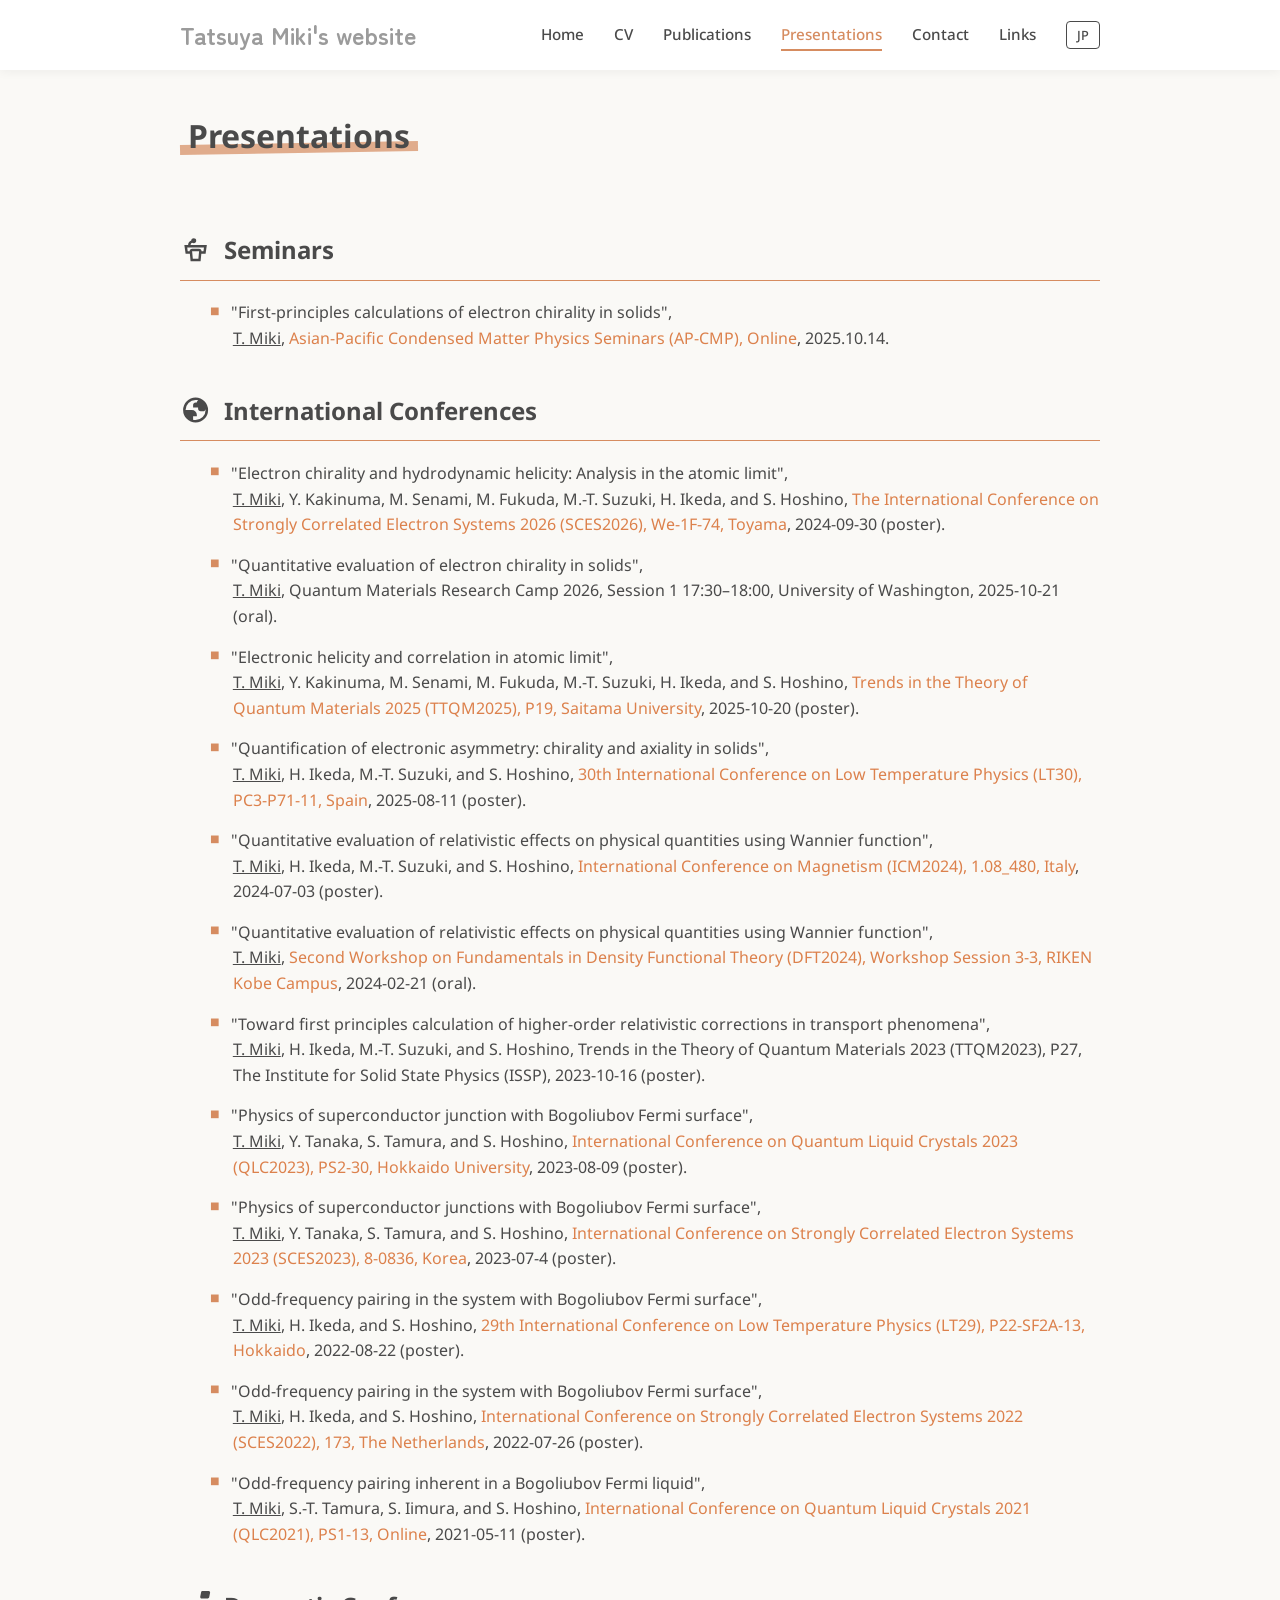
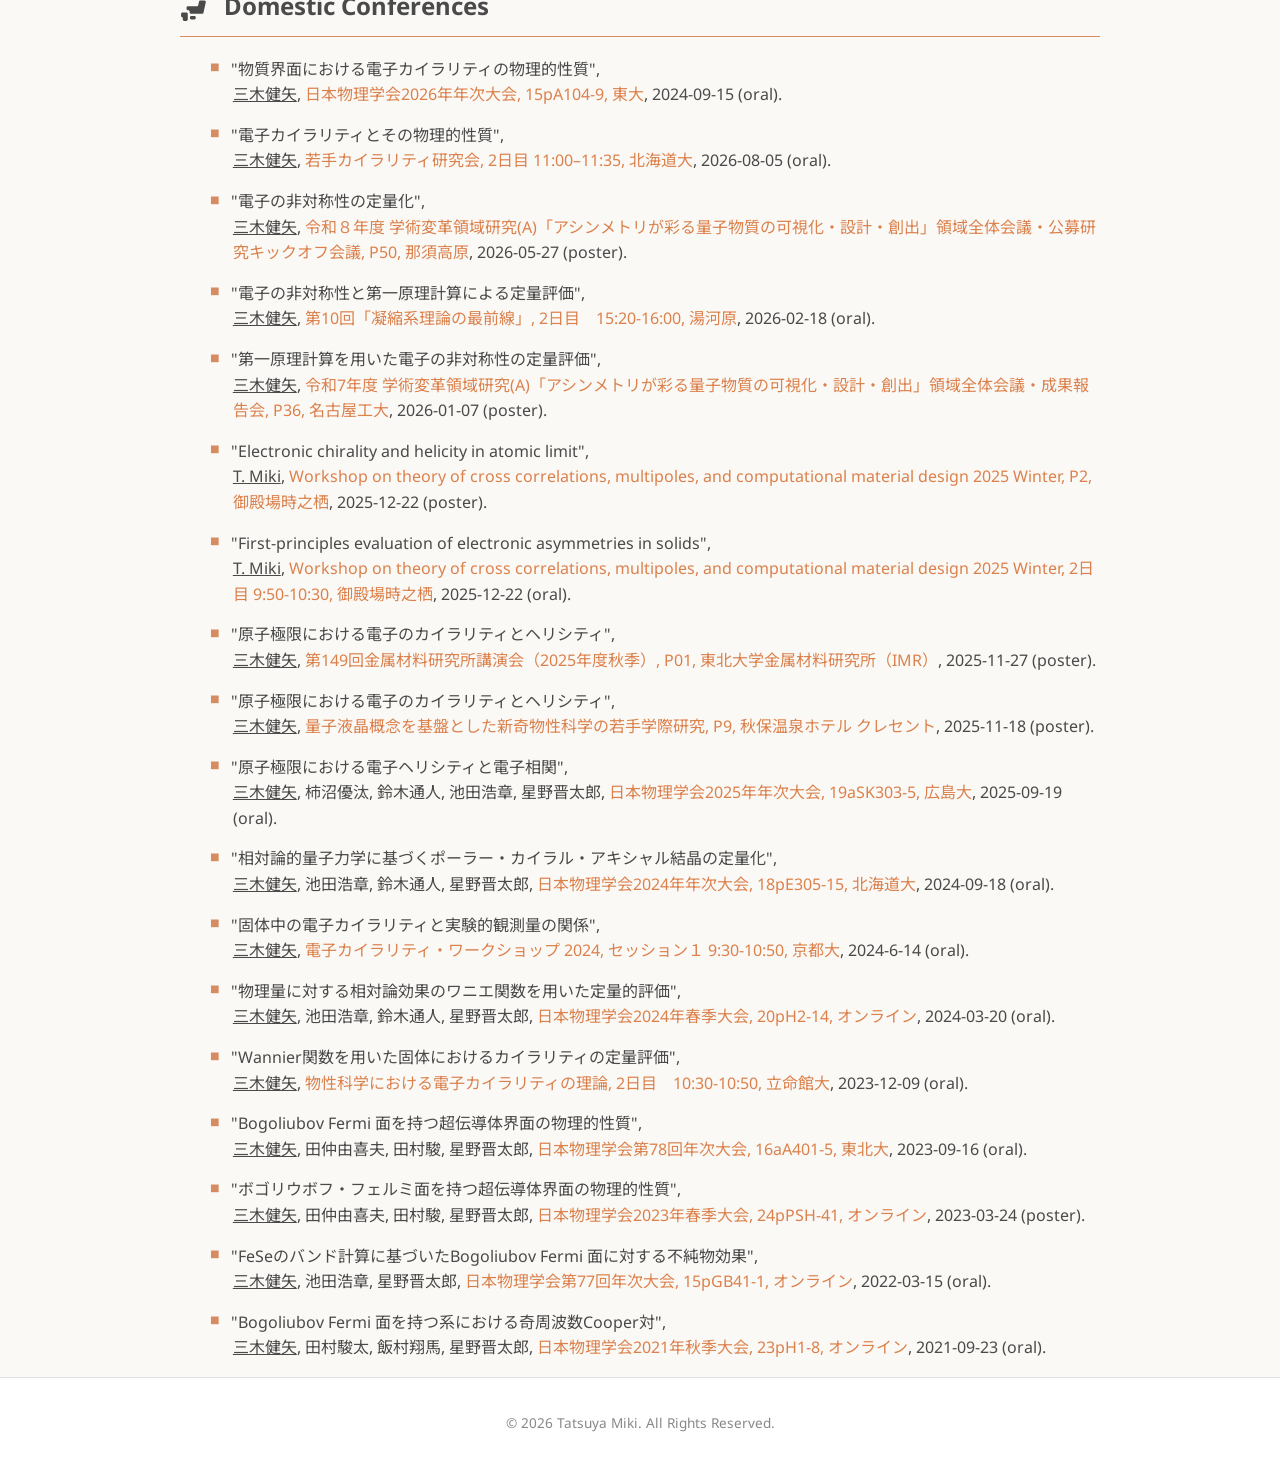
<file: en/presentations.html>
<!DOCTYPE html>
<html lang="ja">
<head id="head">
    <meta charset="UTF-8">
    <meta name="viewport" content="width=device-width, initial-scale=1.0">
    <meta name="description" content="Presentation list of Tatsuya Miki.">
    <meta property="og:title" content="Presentations - Tatsuya Miki's website">
    <meta property="og:description" content="Presentation list of Tatsuya Miki.">
    <meta property="og:type" content="website">
    <meta property="og:site_name" content="Tatsuya Miki's website">
    <script src="../assets/js/header.js" defer></script>
    <title>Presentations - Tatsuya Miki's website</title>
    <link rel="stylesheet" href="../assets/css/style.css">
</head>
<body>

    <header class="site-header">
        <div class="container header-container">
            <div class="logo">
                <a href="../index.html">Tatsuya Miki's website</a>
            </div>
            <button class="hamburger" aria-label="Menu"><span></span><span></span><span></span></button>
            <nav class="main-nav">
                <ul>
                    <li><a href="../index-en.html">Home</a></li>
                    <li><a href="cv.html">CV</a></li>
                    <li><a href="publications.html">Publications</a></li>
                    <li><a href="presentations.html" class="current">Presentations</a></li>
                    <li><a href="contact.html">Contact</a></li>
                    <li><a href="links.html">Links</a></li>
                    <li class="lang-switch"><a href="../jp/presentations.html">JP</a></li>
                </ul>
            </nav>
        </div>
    </header>

    <main class="container page-content">
        <h1>Presentations</h1>
        <section>
            <h2>
                <svg xmlns="http://www.w3.org/2000/svg" viewBox="0 -960 960 960" class="icon" aria-hidden="true">
                    <path d="M476.5-723.5Q453-700 420-700q-13 0-24-3.5T374-715q-24 8-38.5 29T321-640h519l-40 280H604v-80h127q5-30 8.5-60t8.5-60H212q5 30 8.5 60t8.5 60h127v80H160l-40-280h120q0-49 27-89t73-59q3-31 26-51.5t54-20.5q33 0 56.5 23.5T500-780q0 33-23.5 56.5ZM391-200h178l23-240H368l23 240Zm-71 80-30-312q-4-35 20-61.5t59-26.5h222q35 0 59 26.5t20 61.5l-30 312H320Z"/>
                </svg>
                Seminars
            </h2>
            <ol id="seminarList" class="pub-list" data-csv="../assets/csv/seminars.csv"></ol>
        </section>

        <section>
            <h2>
                <svg xmlns="http://www.w3.org/2000/svg" viewBox="0 -960 960 960" class="icon" aria-hidden="true">
                    <path d="M480-80q-83 0-156-31.5T197-197q-54-54-85.5-127T80-480q0-83 31.5-156T197-763q54-54 127-85.5T480-880q83 0 156 31.5T763-763q54 54 85.5 127T880-480q0 83-31.5 156T763-197q-54 54-127 85.5T480-80Zm0-80q134 0 227-93t93-227q0-7-.5-14.5T799-507q-5 29-27 48t-52 19h-80q-33 0-56.5-23.5T560-520v-40H400v-80q0-33 23.5-56.5T480-720h40q0-23 12.5-40.5T563-789q-20-5-40.5-8t-42.5-3q-134 0-227 93t-93 227h200q66 0 113 47t47 113v40H400v110q20 5 39.5 7.5T480-160Z"/>
                </svg>
                International Conferences
            </h2>
            <ol id="internationalList" class="pub-list" data-csv="../assets/csv/international.csv"></ol>
        </section>

        <section>
            <h2>
                <svg viewBox="0 0 512 512" class="icon" aria-hidden="true">
                    <path d="M259.119,460.031c0,13.406-10.875,24.266-24.266,24.266h-51.031c-13.406,0-24.266-10.859-24.266-24.266 v-11.203c0-13.406,10.859-24.266,24.266-24.266h51.031c13.391,0,24.266,10.859,24.266,24.266V460.031z"></path>
                    <path d="M36.9,365.688h-4.266c-13.391,0-24.266,10.875-24.266,24.266v33.516c0,13.406,6.25,24.281,16.953,24.281h2.672 c11.578,0,8.906,10.859,8.906,24.266v15.719C36.9,501.125,47.775,512,61.166,512H98.26c13.406,0,24.266-10.875,24.266-24.266 V447.75v-57.797c0-13.391-10.859-24.266-24.266-24.266H36.9z"></path>
                    <path d="M338.322,161.438c-11.422,0-21.297,7.969-23.703,19.125l-13.563,62.531 c-2.406,11.156-12.297,19.125-23.719,19.125H125.385c-13.391,0-24.266,10.875-24.266,24.266v18.375 c0,13.391,10.875,24.266,24.266,24.266h4.984c13.391,0,24.266,10.875,24.266,24.281v12.078c0,13.391,10.875,24.266,24.266,24.266 h188.125c11.391,0,21.25-7.938,23.703-19.094l39.313-179.781c1.578-7.156-0.188-14.656-4.797-20.375 c-4.609-5.75-11.563-9.063-18.922-9.063H338.322z"></path>
                    <path d="M487.947,108.75c-2.188,11.422-12.172,19.688-23.844,19.688H358.588c-7.234,0-14.109-3.203-18.688-8.781 c-4.625-5.594-6.516-12.938-5.156-20.031l15.25-79.906C352.182,8.281,362.182,0,373.838,0h105.531 c7.234,0,14.078,3.219,18.688,8.813c4.625,5.578,6.5,12.922,5.141,20.031L487.947,108.75z"></path>
                </svg>
                Domestic Conferences
            </h2>
            <ol id="domesticList" class="pub-list" data-csv="../assets/csv/domestic.csv"></ol>
        </section>

        <script src="../assets/js/csv.js"></script>
        <script>
        loadPublicationsFromOl("#seminarList");
        loadPublicationsFromOl("#internationalList");
        loadPublicationsFromOl("#domesticList");
        </script>
        <!-- <section>
            <h2>Domestic Conferences & Others</h2>
            <ul class="pub-list">
                <li>
                    <strong>氏名</strong>, 共著者. "発表タイトル", 第XX回〇〇学会, 2023年12月.
                </li>
                <li>
                    <strong>氏名</strong>. "解説記事のタイトル", 〇〇誌, Vol.10, 2022.
                </li>
            </ul>
        </section> -->

    </main>

    <footer>
        <div class="container">
            <p>&copy; 2026 Tatsuya Miki. All Rights Reserved.</p>
        </div>
    </footer>

    <script src="../assets/js/script.js"></script>
</body>
</html>
</file>
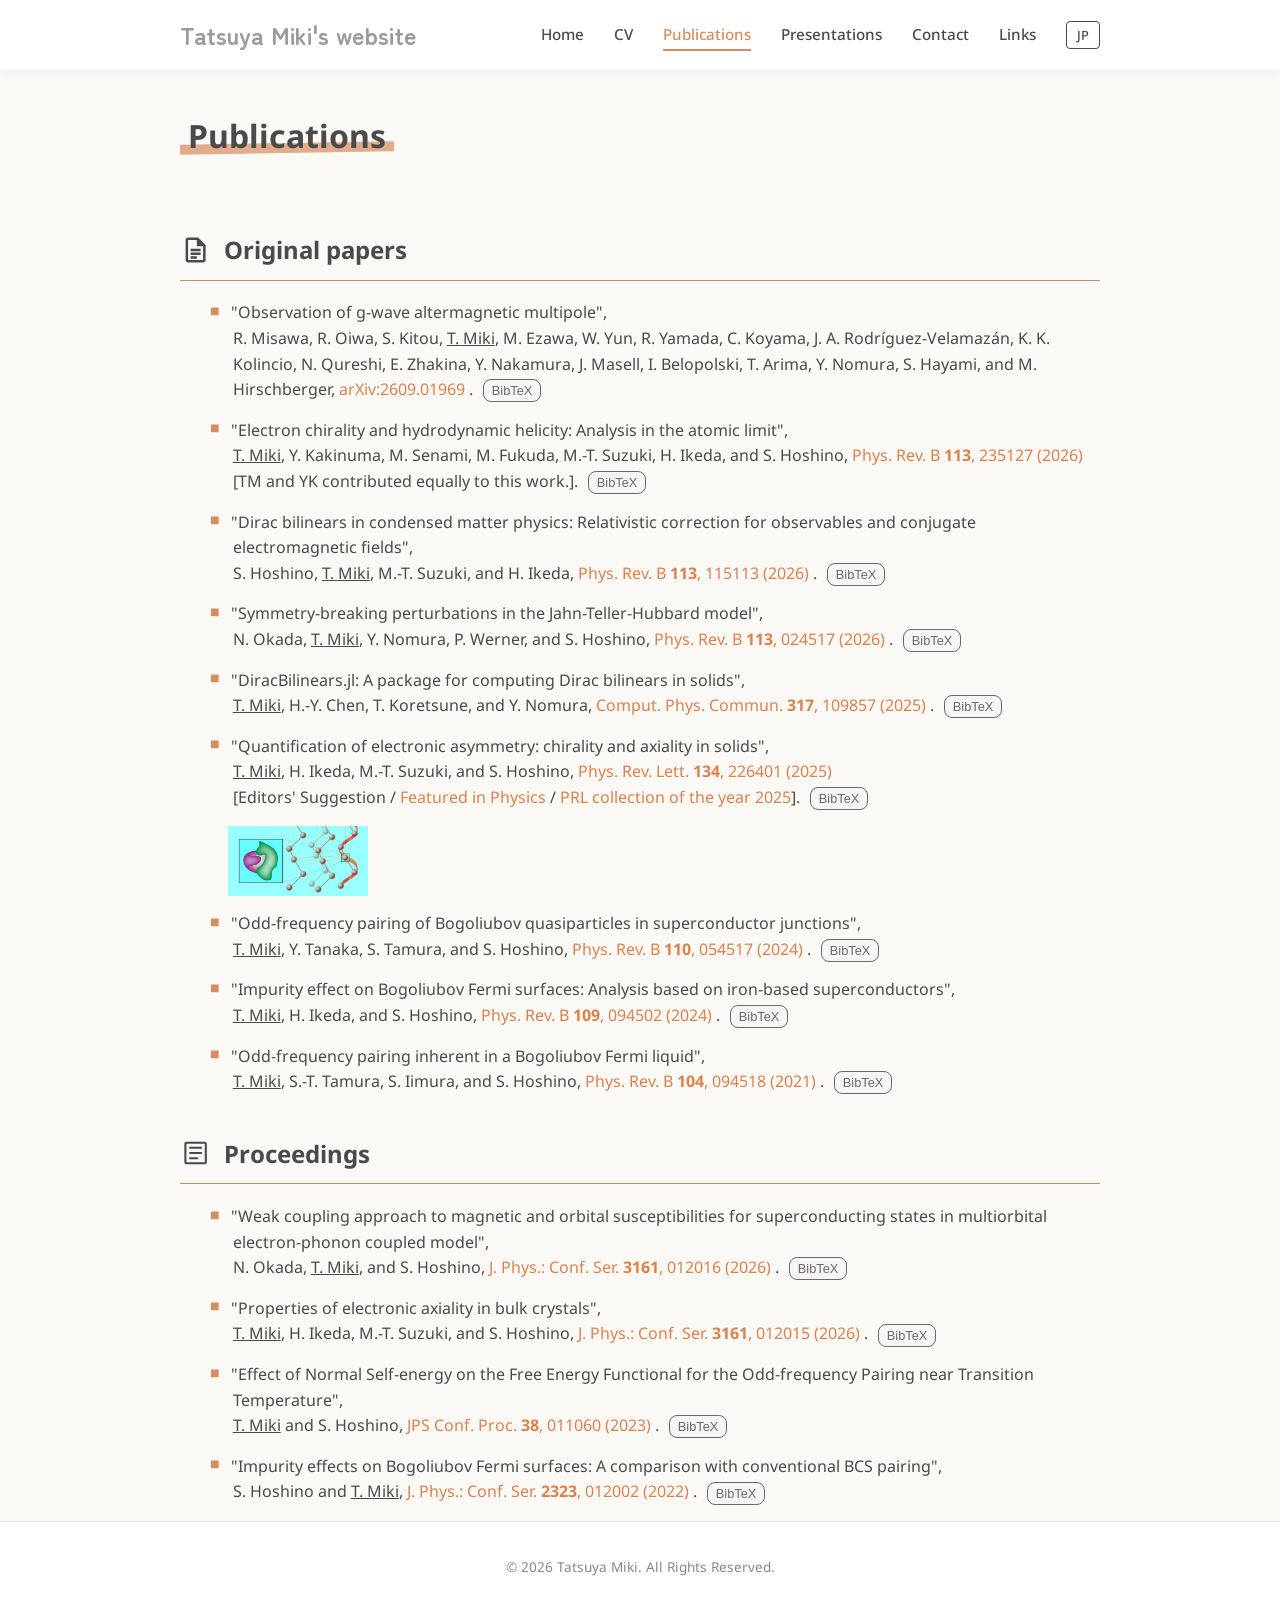
<file: en/publications.html>
<!DOCTYPE html>
<html lang="en">
<head id="head">
    <meta charset="UTF-8">
    <meta name="viewport" content="width=device-width, initial-scale=1.0">
    <meta name="description" content="Publication list of Tatsuya Miki.">
    <meta property="og:title" content="Publications - Tatsuya Miki's website">
    <meta property="og:description" content="Publication list of Tatsuya Miki.">
    <meta property="og:type" content="website">
    <meta property="og:site_name" content="Tatsuya Miki's website">
    <script src="../assets/js/header.js" defer></script>
    <title>Publications - Tatsuya Miki's website</title>
    <link rel="stylesheet" href="../assets/css/style.css">
</head>
<body>

    <header class="site-header">
        <div class="container header-container">
            <div class="logo">
                <a href="../index-en.html">Tatsuya Miki's website</a>
            </div>
            <button class="hamburger" aria-label="Menu"><span></span><span></span><span></span></button>
            <nav class="main-nav">
                <ul>
                    <li><a href="../index-en.html">Home</a></li>
                    <li><a href="cv.html">CV</a></li>
                    <li><a href="publications.html" class="current">Publications</a></li>
                    <li><a href="presentations.html">Presentations</a></li>
                    <li><a href="contact.html">Contact</a></li>
                    <li><a href="links.html">Links</a></li>
                    <li class="lang-switch"><a href="../jp/publications.html">JP</a></li>
                </ul>
            </nav>
        </div>
    </header>

    <main class="container page-content">
        <h1>Publications</h1>

        <section>
            <h2>
                <svg xmlns="http://www.w3.org/2000/svg" viewBox="0 -960 960 960" class="icon" aria-hidden="true">
                    <path d="M320-440h320v-80H320v80Zm0 120h320v-80H320v80Zm0 120h200v-80H320v80ZM240-80q-33 0-56.5-23.5T160-160v-640q0-33 23.5-56.5T240-880h320l240 240v480q0 33-23.5 56.5T720-80H240Zm280-520v-200H240v640h480v-440H520ZM240-800v200-200 640-640Z"/>
                </svg>
                Original papers
            </h2>
            <ol id="papersList" class="pub-list" data-csv="../assets/csv/papers.csv"></ol>
        </section>

        <section>
            <h2>
                <svg xmlns="http://www.w3.org/2000/svg" viewBox="0 -960 960 960" class="icon" aria-hidden="true">
                    <path d="M278-279.33h276.67V-346H278v66.67Zm0-167.34h404v-66.66H278v66.66ZM278-614h404v-66.67H278V-614Zm-91.33 494q-27 0-46.84-19.83Q120-159.67 120-186.67v-586.66q0-27 19.83-46.84Q159.67-840 186.67-840h586.66q27 0 46.84 19.83Q840-800.33 840-773.33v586.66q0 27-19.83 46.84Q800.33-120 773.33-120H186.67Zm0-66.67h586.66v-586.66H186.67v586.66Zm0-586.66v586.66-586.66Z"/>
                </svg>
                Proceedings
            </h2>
            <ol id="procList" class="pub-list" data-csv="../assets/csv/proceedings.csv"></ol>
        </section>

        <script src="../assets/js/csv.js"></script>
        <script>
        loadPublicationsFromOl("#papersList");
        loadPublicationsFromOl("#procList");
        </script>

    </main>

    <footer>
        <div class="container">
            <p>&copy; 2026 Tatsuya Miki. All Rights Reserved.</p>
        </div>
    </footer>

    <script src="../assets/js/script.js"></script>
</body>
</html>
</file>
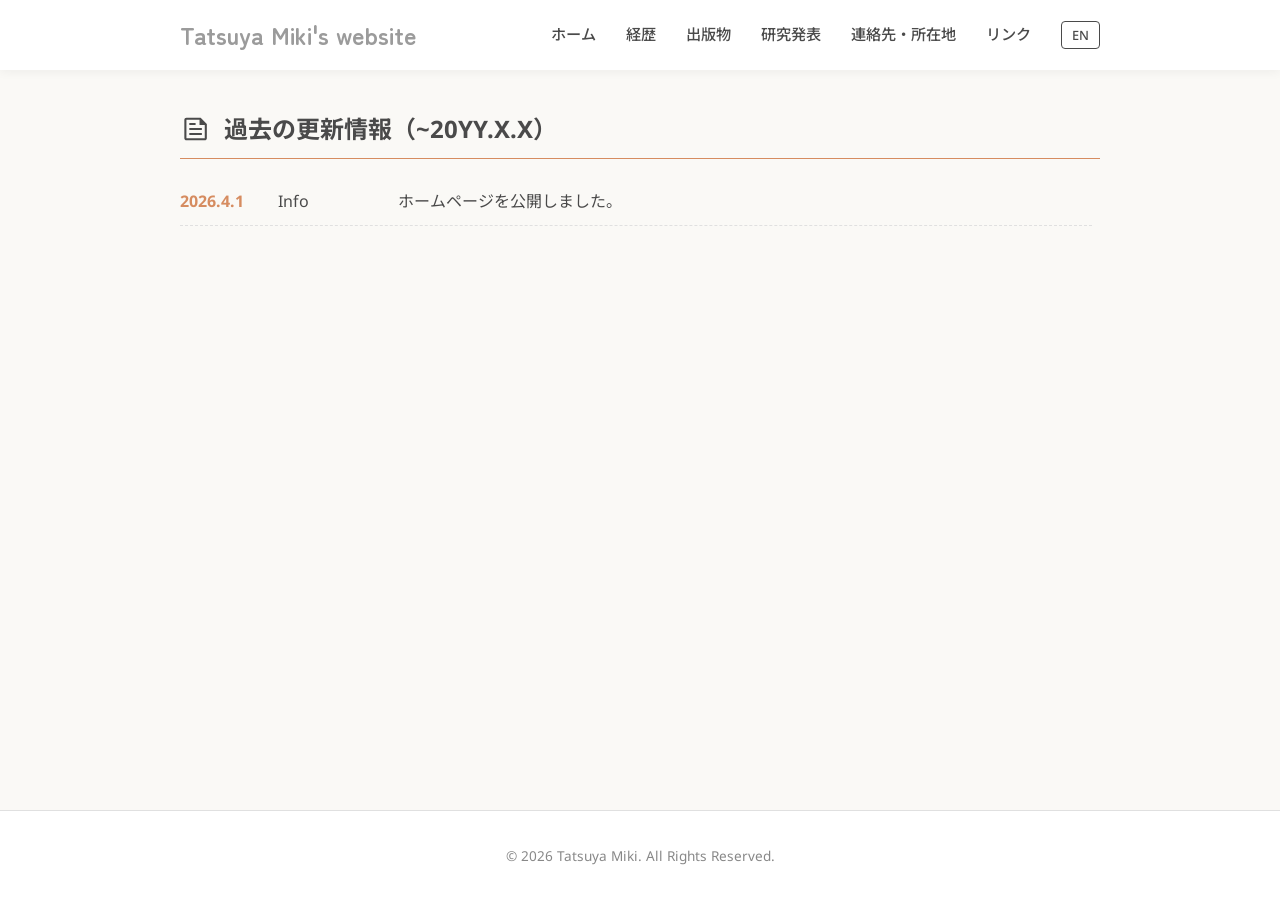
<file: jp/archive.html>
<!DOCTYPE html>
<html lang="ja">
<head id="head">
    <meta charset="UTF-8">
    <meta name="viewport" content="width=device-width, initial-scale=1.0">
    <meta name="description" content="三木健矢の連絡先と研究室所在地。">
    <meta property="og:title" content="連絡先・所在地 - 三木健矢">
    <meta property="og:description" content="三木健矢の連絡先と研究室所在地。">
    <meta property="og:type" content="website">
    <meta property="og:site_name" content="Tatsuya Miki's website">
    <script src="../assets/js/header.js" defer></script>
    <title>連絡先・所在地 - 三木健矢のウェブサイト</title>
    <link rel="stylesheet" href="../assets/css/style.css">
</head>
<body>

    <header class="site-header">
        <div class="container header-container">
            <div class="logo">
                <a href="../index.html">Tatsuya Miki's website</a>
            </div>
            <button class="hamburger" aria-label="Menu"><span></span><span></span><span></span></button>
            <nav class="main-nav">
                <ul>
                    <li><a href="../index.html">ホーム</a></li>
                    <li><a href="cv.html">経歴</a></li>
                    <li><a href="publications.html">出版物</a></li>
                    <li><a href="presentations.html">研究発表</a></li>
                    <li><a href="contact.html">連絡先・所在地</a></li>
                    <li><a href="links.html">リンク</a></li>
                    <li class="lang-switch"><a href="../en/archive.html">EN</a></li>
                </ul>
            </nav>
        </div>
    </header>

    <main class="container page-content">

        <section class="news-section">
            <h2>
                <svg xmlns="http://www.w3.org/2000/svg" viewBox="0 -960 960 960" class="icon" aria-hidden="true">
                    <path d="M186.67-120q-27 0-46.84-19.83Q120-159.67 120-186.67v-586.66q0-27 19.83-46.84Q159.67-840 186.67-840h454.66L840-641.33v454.66q0 27-19.83 46.84Q800.33-120 773.33-120H186.67Zm0-66.67h586.66v-419.04H606v-167.62H186.67v586.66Zm92.66-100.66h401.34V-354H279.33v66.67Zm0-318.67H480v-66.67H279.33V-606Zm0 159.33h401.34v-66.66H279.33v66.66Zm-92.66-326.66v167.62-167.62V-186.67v-586.66Z"/>
                </svg>
                過去の更新情報（~20YY.X.X）
            </h2>
            <ul class="news-list">
                <!-- <li><span class="date">2024.01.20</span> <span class="tag">Publication</span> 論文<a href="https://doi.org/xxx" target="_blank">"title"</a>が〇〇誌に掲載されました。</li> -->
                <!-- <li><span class="date">2023.12.10</span> <span class="tag">Talk</span> XX学会で発表を行いました。</li> -->
                <li><span class="date">2026.4.1</span> <span class="tag">Info</span> ホームページを公開しました。</li>
            </ul>
        </section>

    </main>

    <footer>
        <div class="container">
            <p>&copy; 2026 Tatsuya Miki. All Rights Reserved.</p>
        </div>
    </footer>

    <script src="../assets/js/script.js"></script>
</body>
</html>
</file>
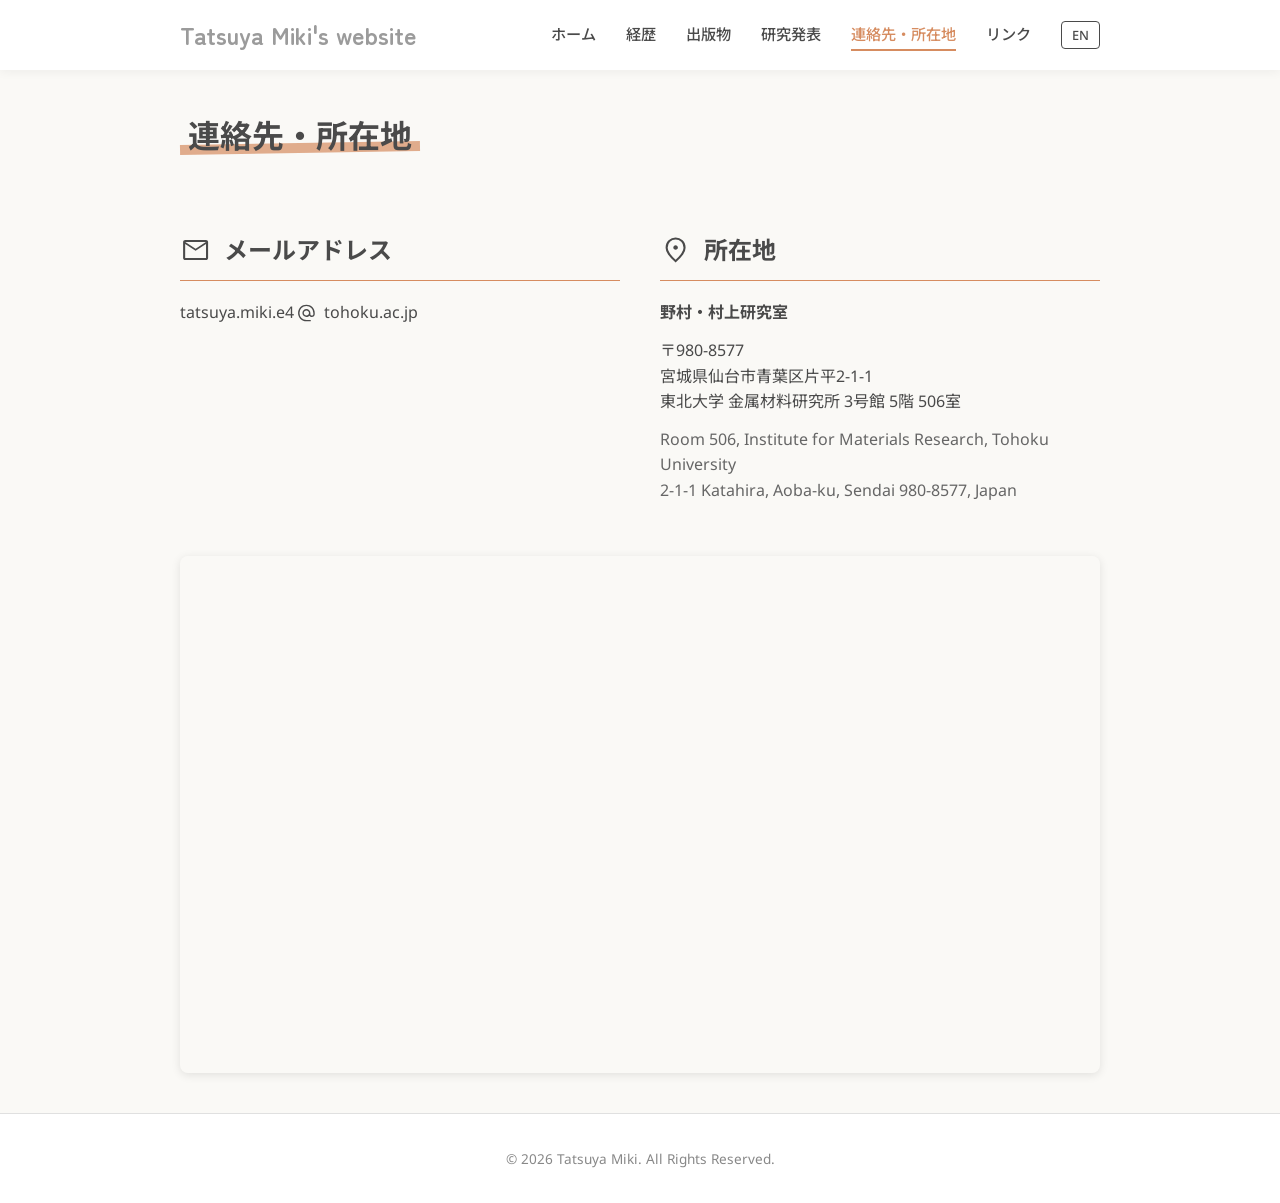
<file: jp/contact.html>
<!DOCTYPE html>
<html lang="ja">
<head id="head">
    <meta charset="UTF-8">
    <meta name="viewport" content="width=device-width, initial-scale=1.0">
    <meta name="description" content="三木健矢の連絡先と研究室所在地。">
    <meta property="og:title" content="連絡先・所在地 - 三木健矢">
    <meta property="og:description" content="三木健矢の連絡先と研究室所在地。">
    <meta property="og:type" content="website">
    <meta property="og:site_name" content="Tatsuya Miki's website">
    <script src="../assets/js/header.js" defer></script>
    <title>連絡先・所在地 - 三木健矢のウェブサイト</title>
    <link rel="stylesheet" href="../assets/css/style.css">
</head>
<body>

    <header class="site-header">
        <div class="container header-container">
            <div class="logo">
                <a href="../index.html">Tatsuya Miki's website</a>
            </div>
            <button class="hamburger" aria-label="Menu"><span></span><span></span><span></span></button>
            <nav class="main-nav">
                <ul>
                    <li><a href="../index.html">ホーム</a></li>
                    <li><a href="cv.html">経歴</a></li>
                    <li><a href="publications.html">出版物</a></li>
                    <li><a href="presentations.html">研究発表</a></li>
                    <li><a href="contact.html" class="current">連絡先・所在地</a></li>
                    <li><a href="links.html">リンク</a></li>
                    <li class="lang-switch"><a href="../en/contact.html">EN</a></li>
                </ul>
            </nav>
        </div>
    </header>

    <main class="container page-content">
        <h1>連絡先・所在地</h1>

        <section class="access-info">

            <div class="contact-box">
                <h2>
                    <svg xmlns="http://www.w3.org/2000/svg" viewBox="0 -960 960 960" class="icon" aria-hidden="true">
                        <path d="M146.67-160q-27 0-46.84-19.83Q80-199.67 80-226.67v-506.66q0-27 19.83-46.84Q119.67-800 146.67-800h666.66q27 0 46.84 19.83Q880-760.33 880-733.33v506.66q0 27-19.83 46.84Q840.33-160 813.33-160H146.67ZM480-454.67 146.67-670v443.33h666.66V-670L480-454.67Zm0-66.66 330.67-212H150l330 212ZM146.67-670v-63.33V-226.67-670Z"/>
                    </svg>
                    メールアドレス
                </h2>
                <p class="email-address">
                    tatsuya.miki.e4
                    <svg xmlns="http://www.w3.org/2000/svg" viewBox="0 -960 960 960" class="icon" aria-hidden="true">
                        <path d="M480-80q-83 0-156-31.5T197-197q-54-54-85.5-127T80-480q0-83 31.5-156T197-763q54-54 127-85.5T480-880q83 0 156 31.5T763-763q54 54 85.5 127T880-480v54.67q0 57-39.73 96.5t-97.6 39.5q-35.72 0-67.36-16.67t-49.98-47.33q-27 32.33-65.22 48.16-38.22 15.84-80.11 15.84-79.4 0-135.37-55.5-55.96-55.5-55.96-135.18t55.83-135.83Q400.33-672 480-672t135.5 56.16q55.83 56.16 55.83 135.84v54.67q0 29.07 20.67 49.2Q712.67-356 742.33-356q29.67 0 50.34-20.13 20.66-20.13 20.66-49.2V-480q0-139.58-97-236.46-97-96.87-236.33-96.87t-236.33 97q-97 97-97 236.33t96.87 236.33q96.88 97 236.46 97h209.33V-80H480Zm88.33-312.17q36.34-36.16 36.34-87.83 0-52.67-36.38-89-36.37-36.33-88.33-36.33T391.67-569q-36.34 36.33-36.34 89 0 51.67 36.38 87.83Q428.08-356 480.04-356t88.29-36.17Z"/>
                    </svg>tohoku.ac.jp
                </p>
            </div>

            <div class="address-box">
                <h2>
                    <svg xmlns="http://www.w3.org/2000/svg" viewBox="0 -960 960 960" class="icon" aria-hidden="true">
                        <path d="M531.83-508.17q21.5-21.5 21.5-51.83t-21.5-51.83q-21.5-21.5-51.83-21.5t-51.83 21.5q-21.5 21.5-21.5 51.83t21.5 51.83q21.5 21.5 51.83 21.5t51.83-21.5ZM480-168q129.33-118 191.33-214.17 62-96.16 62-169.83 0-115-73.5-188.17-73.5-73.16-179.83-73.16-106.33 0-179.83 73.16Q226.67-667 226.67-552q0 73.67 63 169.83Q352.67-286 480-168Zm0 88Q319-217 239.5-334.5T160-552q0-150 96.5-239T480-880q127 0 223.5 89T800-552q0 100-79.5 217.5T480-80Zm0-480Z"/>
                    </svg>
                    所在地
                </h2>
                <p class="lab-name">
                    <b>野村・村上研究室</b>
                </p>
                <p>
                    〒980-8577<br>
                    宮城県仙台市青葉区片平2-1-1<br>
                    東北大学 金属材料研究所 3号館 5階 506室
                </p>
                <p class="en-address">
                    Room 506, Institute for Materials Research, Tohoku University<br>
                    2-1-1 Katahira, Aoba-ku, Sendai 980-8577, Japan
                </p>
            </div>

            <div class="map-container">
                <iframe src="https://www.google.com/maps/embed?pb=!1m18!1m12!1m3!1d3133.0521867333955!2d140.8692342763362!3d38.25509567186814!2m3!1f0!2f0!3f0!3m2!1i1024!2i768!4f13.1!3m3!1m2!1s0x5f8a281572711ea1%3A0x97947c31309fa623!2z5p2x5YyX5aSn5a2mIOmHkeWxnuadkOaWmeeglOeptuaJgA!5e0!3m2!1sja!2sus!4v1759977166777!5m2!1sja!2sus" width="600" height="450" style="border:0;" allowfullscreen="" loading="lazy" title="東北大学金属材料研究所の地図"></iframe>
            </div>
            
        </section>

    </main>

    <footer>
        <div class="container">
            <p>&copy; 2026 Tatsuya Miki. All Rights Reserved.</p>
        </div>
    </footer>

    <script src="../assets/js/script.js"></script>
</body>
</html>
</file>
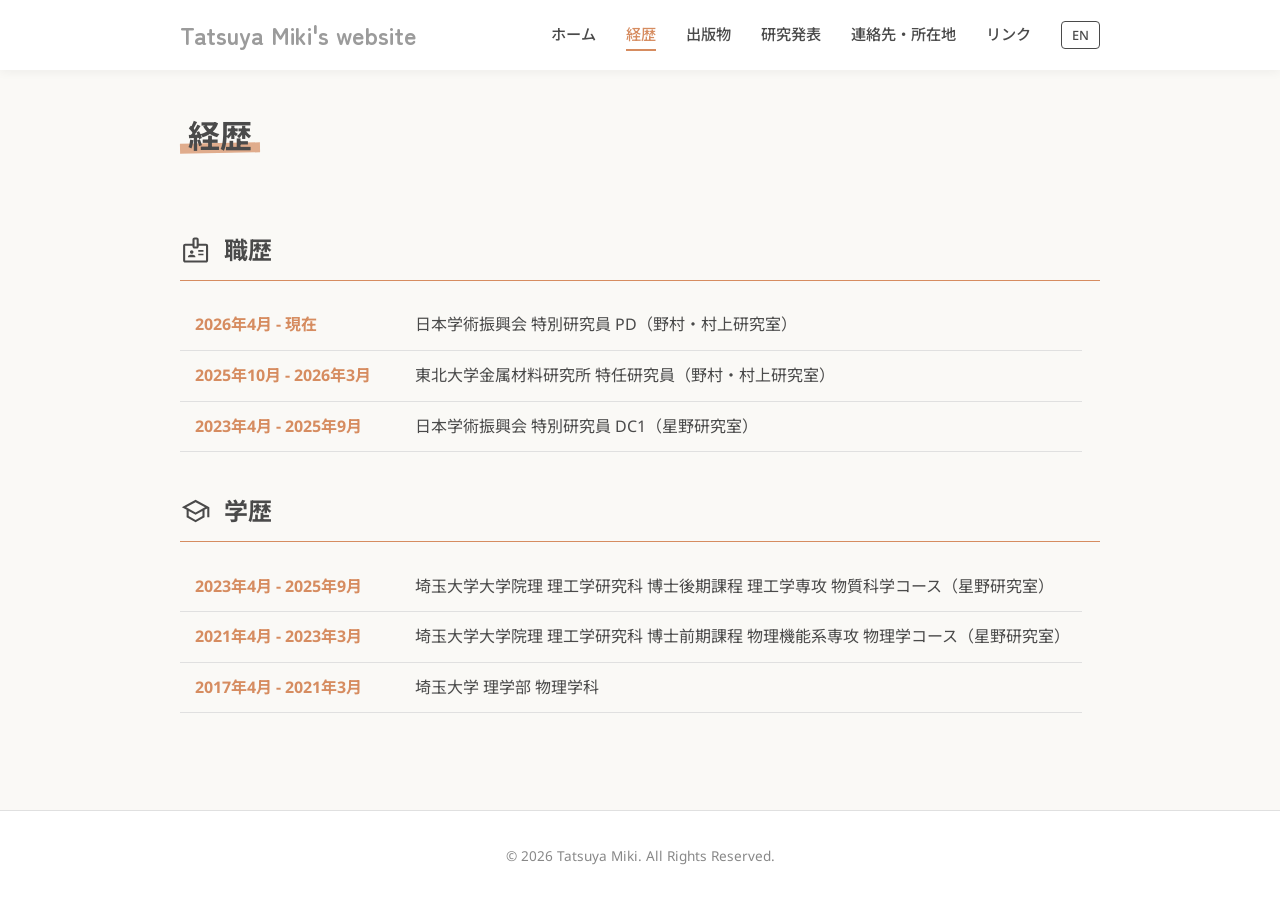
<file: jp/cv.html>
<!DOCTYPE html>
<html lang="ja">
<head id="head">
    <meta charset="UTF-8">
    <meta name="viewport" content="width=device-width, initial-scale=1.0">
    <meta name="description" content="三木健矢の略歴・職歴・学歴など。">
    <meta property="og:title" content="CV - 三木健矢のウェブサイト">
    <meta property="og:description" content="三木健矢の略歴・職歴・学歴など。">
    <meta property="og:type" content="website">
    <meta property="og:site_name" content="Tatsuya Miki's website">
    <script src="../assets/js/header.js" defer></script>
    <title>CV - 三木健矢のウェブサイト</title>
    <link rel="stylesheet" href="../assets/css/style.css">
</head>
<body>

    <header class="site-header">
        <div class="container header-container">
            <div class="logo">
                <a href="../index.html">Tatsuya Miki's website</a>
            </div>
            <button class="hamburger" aria-label="Menu"><span></span><span></span><span></span></button>
            <nav class="main-nav">
                <ul>
                    <li><a href="../index.html">ホーム</a></li>
                    <li><a href="cv.html" class="current">経歴</a></li>
                    <li><a href="publications.html">出版物</a></li>
                    <li><a href="presentations.html">研究発表</a></li>
                    <li><a href="contact.html">連絡先・所在地</a></li>
                    <li><a href="links.html">リンク</a></li>
                    <li class="lang-switch"><a href="../en/cv.html">EN</a></li>
                </ul>
            </nav>
        </div>
    </header>

    <main class="container page-content">
        <h1>経歴</h1>
        
        <section>
            <h2>
                <svg xmlns="http://www.w3.org/2000/svg" viewBox="0 -960 960 960" class="icon" aria-hidden="true">
                    <path d="M146.67-80q-27 0-46.84-19.83Q80-119.67 80-146.67v-466.66q0-27 19.83-46.84Q119.67-680 146.67-680H380v-133.33q0-27 19.83-46.84Q419.67-880 446.67-880h66.66q27 0 46.84 19.83Q580-840.33 580-813.33V-680h233.33q27 0 46.84 19.83Q880-640.33 880-613.33v466.66q0 27-19.83 46.84Q840.33-80 813.33-80H146.67Zm0-66.67h666.66v-466.66H580v20q0 29.66-19.83 48.16-19.84 18.5-46.84 18.5h-66.66q-27 0-46.84-18.5Q380-563.67 380-593.33v-20H146.67v466.66Zm88-98H474V-260q0-17.67-9.17-31.83Q455.67-306 440.67-312q-28-10.33-46.84-14.17Q375-330 356-330q-20.33 0-41.5 4.5T268.67-312q-15.67 6-24.84 20.17-9.16 14.16-9.16 31.83v15.33Zm330.66-64.66H732v-53.34H565.33v53.34Zm-169.5-69.5Q412-395 412-418.67q0-23.66-16.17-39.83-16.16-16.17-39.83-16.17-23.67 0-39.83 16.17Q300-442.33 300-418.67q0 23.67 16.17 39.84 16.16 16.16 39.83 16.16 23.67 0 39.83-16.16Zm169.5-45.84H732V-478H565.33v53.33ZM446.67-593.33h66.66v-220h-66.66v220ZM480-380Z"/>
                </svg>
                職歴
            </h2>
            <table class="cv-table">
                <tr>
                    <th>2026年4月 - 現在</th>
                    <td>
                        日本学術振興会 特別研究員 PD（野村・村上研究室）<br>
                    </td>
                </tr>
                <tr>
                    <th>2025年10月 - 2026年3月</th>
                    <td>
                        東北大学金属材料研究所 特任研究員（野村・村上研究室）
                    </td>
                </tr>
                <tr>
                    <th>2023年4月 - 2025年9月</th>
                    <td>
                        日本学術振興会 特別研究員 DC1（星野研究室）
                    </td>
                </tr>
            </table>
        </section>

        <section>
            <h2>
                <svg xmlns="http://www.w3.org/2000/svg" viewBox="0 -960 960 960" class="icon" aria-hidden="true">
                    <path d="M479.33-120 192.67-276.67v-240L40-600l439.33-240L920-600v318h-66.67v-280L766-516.67v240L479.33-120Zm0-316 301.34-164-301.34-162-300 162 300 164Zm0 240.33 220-120.66v-162.34L479.33-360l-220-120v163.67l220 120.66ZM480-436Zm-.67 79.33Zm0 0Z"/>
                </svg>
                学歴
            </h2>
            <table class="cv-table">
                <tr>
                    <th>2023年4月 - 2025年9月</th>
                    <td>埼玉大学大学院理 理工学研究科 博士後期課程 理工学専攻 物質科学コース（星野研究室）</td>
                </tr>
                <tr>
                    <th>2021年4月 - 2023年3月</th>
                    <td>埼玉大学大学院理 理工学研究科 博士前期課程 物理機能系専攻 物理学コース（星野研究室）</td>
                </tr>
                <tr>
                    <th>2017年4月 - 2021年3月</th>
                    <td>埼玉大学 理学部 物理学科</td>
                </tr>
            </table>
        </section>
    </main>

    <footer>
        <div class="container">
            <p>&copy; 2026 Tatsuya Miki. All Rights Reserved.</p>
        </div>
    </footer>

    <script src="../assets/js/script.js"></script>
</body>
</html>
</file>
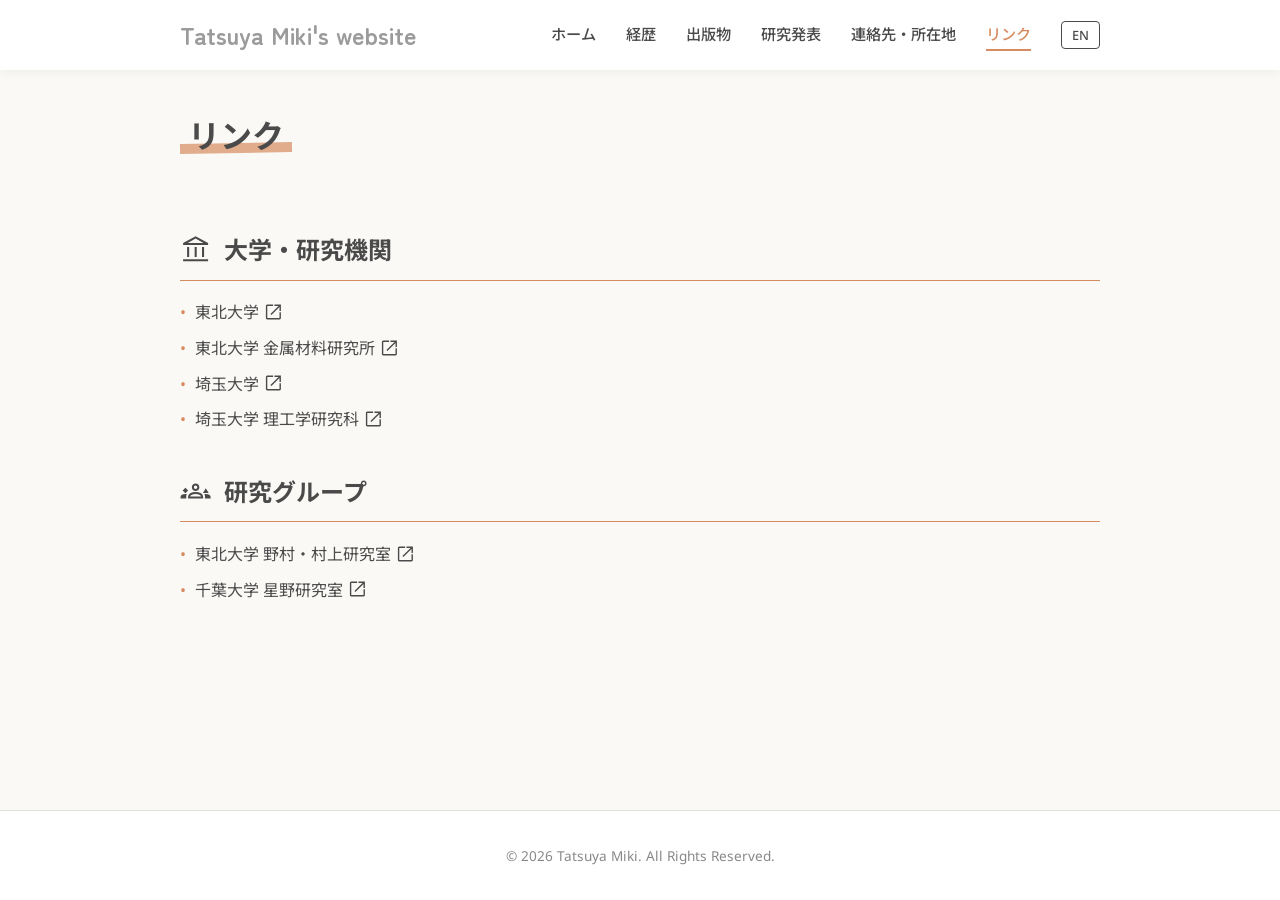
<file: jp/links.html>
<!DOCTYPE html>
<html lang="ja">
<head id="head">
    <meta charset="UTF-8">
    <meta name="viewport" content="width=device-width, initial-scale=1.0">
    <meta name="description" content="関連リンクやその他情報。">
    <meta property="og:title" content="リンク - 三木健矢のウェブサイト">
    <meta property="og:description" content="関連リンクやその他情報。">
    <meta property="og:type" content="website">
    <meta property="og:site_name" content="Tatsuya Miki's website">
    <script src="../assets/js/header.js" defer></script>
    <title>リンク - 三木健矢のウェブサイト</title>
    <link rel="stylesheet" href="../assets/css/style.css">
</head>
<body>

    <header class="site-header">
        <div class="container header-container">
            <div class="logo">
                <a href="../index.html">Tatsuya Miki's website</a>
            </div>
            <button class="hamburger" aria-label="Menu"><span></span><span></span><span></span></button>
            <nav class="main-nav">
                <ul>
                    <li><a href="../index.html">ホーム</a></li>
                    <li><a href="cv.html">経歴</a></li>
                    <li><a href="publications.html">出版物</a></li>
                    <li><a href="presentations.html">研究発表</a></li>
                    <li><a href="contact.html">連絡先・所在地</a></li>
                    <li><a href="links.html" class="current">リンク</a></li>
                    <li class="lang-switch"><a href="../en/links.html">EN</a></li>
                </ul>
            </nav>
        </div>
    </header>

    <main class="container page-content">
        <h1>リンク</h1>

        <!-- <section>
            <h2>担当講義 / Teaching</h2>
            <ul class="simple-list">
                <li>〇〇概論 (学部1年・前期)</li>
                <li>〇〇実験 (学部3年・通年)</li>
                <li>Advanced Seminar (大学院)</li>
            </ul>
        </section> -->

        <section>
            <h2>
                <svg xmlns="http://www.w3.org/2000/svg" viewBox="0 -960 960 960" class="icon" aria-hidden="true">
                    <path d="M208-254v-319.33h66.67V-254H208Zm241.33 0v-319.33H516V-254h-66.67ZM80-120.67v-66.66h800v66.66H80ZM685.33-254v-319.33H752V-254h-66.67ZM80-640v-62l400-218.67L880-702v62H80Zm148.67-66.67h502.66-502.66Zm0 0h502.66L480-844.67l-251.33 138Z"/>
                </svg>
                大学・研究機関
            </h2>
            <ul class="links">
                <li>
                    <a href="https://www.tohoku.ac.jp/en/" target="_blank">
                        <span class="link-label">東北大学</span>
                        <svg xmlns="http://www.w3.org/2000/svg" viewBox="0 -960 960 960" class="icon" aria-hidden="true">
                            <path d="M186.67-120q-27 0-46.84-19.83Q120-159.67 120-186.67v-586.66q0-27 19.83-46.84Q159.67-840 186.67-840H466v66.67H186.67v586.66h586.66V-466H840v279.33q0 27-19.83 46.84Q800.33-120 773.33-120H186.67ZM384-336.67 337.33-384l389.34-389.33h-194V-840H840v307.33h-66.67V-726L384-336.67Z"/>
                        </svg>
                    </a>
                </li>
                <li>
                    <a href="https://www.imr.tohoku.ac.jp" target="_blank">
                        <span class="link-label">東北大学 金属材料研究所</span>
                        <svg xmlns="http://www.w3.org/2000/svg" viewBox="0 -960 960 960" class="icon" aria-hidden="true">
                            <path d="M186.67-120q-27 0-46.84-19.83Q120-159.67 120-186.67v-586.66q0-27 19.83-46.84Q159.67-840 186.67-840H466v66.67H186.67v586.66h586.66V-466H840v279.33q0 27-19.83 46.84Q800.33-120 773.33-120H186.67ZM384-336.67 337.33-384l389.34-389.33h-194V-840H840v307.33h-66.67V-726L384-336.67Z"/>
                        </svg>
                    </a>
                </li>
                <li>
                    <a href="https://www.saitama-u.ac.jp" target="_blank">
                        <span class="link-label">埼玉大学</span>
                        <svg xmlns="http://www.w3.org/2000/svg" viewBox="0 -960 960 960" class="icon" aria-hidden="true">
                            <path d="M186.67-120q-27 0-46.84-19.83Q120-159.67 120-186.67v-586.66q0-27 19.83-46.84Q159.67-840 186.67-840H466v66.67H186.67v586.66h586.66V-466H840v279.33q0 27-19.83 46.84Q800.33-120 773.33-120H186.67ZM384-336.67 337.33-384l389.34-389.33h-194V-840H840v307.33h-66.67V-726L384-336.67Z"/>
                        </svg>
                    </a>
                </li>
                <li>
                    <a href="https://www.saitama-u.ac.jp/rikogaku" target="_blank">
                        <span class="link-label">埼玉大学 理工学研究科</span>
                        <svg xmlns="http://www.w3.org/2000/svg" viewBox="0 -960 960 960" class="icon" aria-hidden="true">
                            <path d="M186.67-120q-27 0-46.84-19.83Q120-159.67 120-186.67v-586.66q0-27 19.83-46.84Q159.67-840 186.67-840H466v66.67H186.67v586.66h586.66V-466H840v279.33q0 27-19.83 46.84Q800.33-120 773.33-120H186.67ZM384-336.67 337.33-384l389.34-389.33h-194V-840H840v307.33h-66.67V-726L384-336.67Z"/>
                        </svg>
                    </a>
                </li>
            </ul>
        </section>

        <section>
            <h2>
                <svg xmlns="http://www.w3.org/2000/svg" viewBox="0 -960 960 960" class="icon" aria-hidden="true">
                    <path d="m153.33-406.33 88.34-87-88.34-88.34-87 88.34 87 87Zm562-13.67 91.34-146.67 92 146.67H715.33ZM480-480q-50 0-85-35t-35-85q0-51 35-85.5t85-34.5q51 0 85.5 34.5T600-600q0 50-34.5 85T480-480Zm.23-173.33q-22.56 0-38.06 15.26-15.5 15.27-15.5 37.84 0 22.56 15.4 38.06 15.4 15.5 38.16 15.5 22.77 0 37.94-15.4 15.16-15.4 15.16-38.16 0-22.77-15.26-37.94-15.27-15.16-37.84-15.16ZM480-600ZM0-240v-56.33q0-40.98 42.83-65.66 42.84-24.68 110.77-24.68 12.44 0 23.92.5 11.48.5 22.48 2.32-10 18.18-15 37.56-5 19.38-5 41.29v65H0Zm240 0v-65q0-65 66.5-105T480-450q108 0 174 40t66 105v65H240Zm566.67-146.67q69 0 111.16 24.68Q960-337.31 960-296.33V-240H780v-65q0-21.91-4.5-41.29t-14.17-37.56q11-1.82 22.28-2.32 11.29-.5 23.06-.5Zm-326.8 3.34q-72.2 0-120.54 21-48.33 21-51 52.33v3.33H652v-4q-3-30.66-50.83-51.66-47.84-21-121.3-21Zm.13 76.66Z"/>
                </svg>
                研究グループ
            </h2>
            <ul class="links">
                <li>
                    <a href="https://www.nomura-lab.imr.tohoku.ac.jp" target="_blank">
                        <span class="link-label">東北大学 野村・村上研究室</span>
                        <svg xmlns="http://www.w3.org/2000/svg" viewBox="0 -960 960 960" class="icon" aria-hidden="true">
                            <path d="M186.67-120q-27 0-46.84-19.83Q120-159.67 120-186.67v-586.66q0-27 19.83-46.84Q159.67-840 186.67-840H466v66.67H186.67v586.66h586.66V-466H840v279.33q0 27-19.83 46.84Q800.33-120 773.33-120H186.67ZM384-336.67 337.33-384l389.34-389.33h-194V-840H840v307.33h-66.67V-726L384-336.67Z"/>
                        </svg>
                    </a>
                </li>
                <li>
                    <a href="https://physics.s.chiba-u.ac.jp/hoshino/index.html" target="_blank">
                        <span class="link-label">千葉大学 星野研究室</span>
                        <svg xmlns="http://www.w3.org/2000/svg" viewBox="0 -960 960 960" class="icon" aria-hidden="true">
                            <path d="M186.67-120q-27 0-46.84-19.83Q120-159.67 120-186.67v-586.66q0-27 19.83-46.84Q159.67-840 186.67-840H466v66.67H186.67v586.66h586.66V-466H840v279.33q0 27-19.83 46.84Q800.33-120 773.33-120H186.67ZM384-336.67 337.33-384l389.34-389.33h-194V-840H840v307.33h-66.67V-726L384-336.67Z"/>
                        </svg>
                    </a>
                </li>
            </ul>
        </section>

        <!-- <section>
            <h2>
                <svg xmlns="http://www.w3.org/2000/svg" viewBox="0 -960 960 960" class="icon" aria-hidden="true">
                    <path d="M318-120q-82 0-140-58t-58-140q0-40 15-76t43-64l134-133 56 56-134 134q-17 17-25.5 38.5T200-318q0 49 34.5 83.5T318-200q23 0 45-8.5t39-25.5l133-134 57 57-134 133q-28 28-64 43t-76 15Zm79-220-57-57 223-223 57 57-223 223Zm251-28-56-57 134-133q17-17 25-38t8-44q0-50-34-85t-84-35q-23 0-44.5 8.5T558-726L425-592l-57-56 134-134q28-28 64-43t76-15q82 0 139.5 58T839-641q0 39-14.5 75T782-502L648-368Z"/>
                </svg>
                その他
            </h2>
            <ul class="links">
                <li>
                    <a href="#" target="_blank">
                        XXXXX
                        <svg xmlns="http://www.w3.org/2000/svg" viewBox="0 -960 960 960" class="icon" aria-hidden="true">
                            <path d="M186.67-120q-27 0-46.84-19.83Q120-159.67 120-186.67v-586.66q0-27 19.83-46.84Q159.67-840 186.67-840H466v66.67H186.67v586.66h586.66V-466H840v279.33q0 27-19.83 46.84Q800.33-120 773.33-120H186.67ZM384-336.67 337.33-384l389.34-389.33h-194V-840H840v307.33h-66.67V-726L384-336.67Z"/>
                        </svg>
                    </a>
                </li>
            </ul>
        </section> -->
        
        <!-- <section>
            <h2>Gallery</h2>
            <div class="gallery-grid">
                <img src="https://placehold.co/300x200/e0e0e0/888?text=Image+1" alt="Gallery Image 1">
                <img src="https://placehold.co/300x200/e0e0e0/888?text=Image+2" alt="Gallery Image 2">
                <img src="https://placehold.co/300x200/e0e0e0/888?text=Image+3" alt="Gallery Image 3">
            </div>
        </section> -->

    </main>

    <footer>
        <div class="container">
            <p>&copy; 2026 Tatsuya Miki. All Rights Reserved.</p>
        </div>
    </footer>

    <script src="../assets/js/script.js"></script>
</body>
</html>
</file>
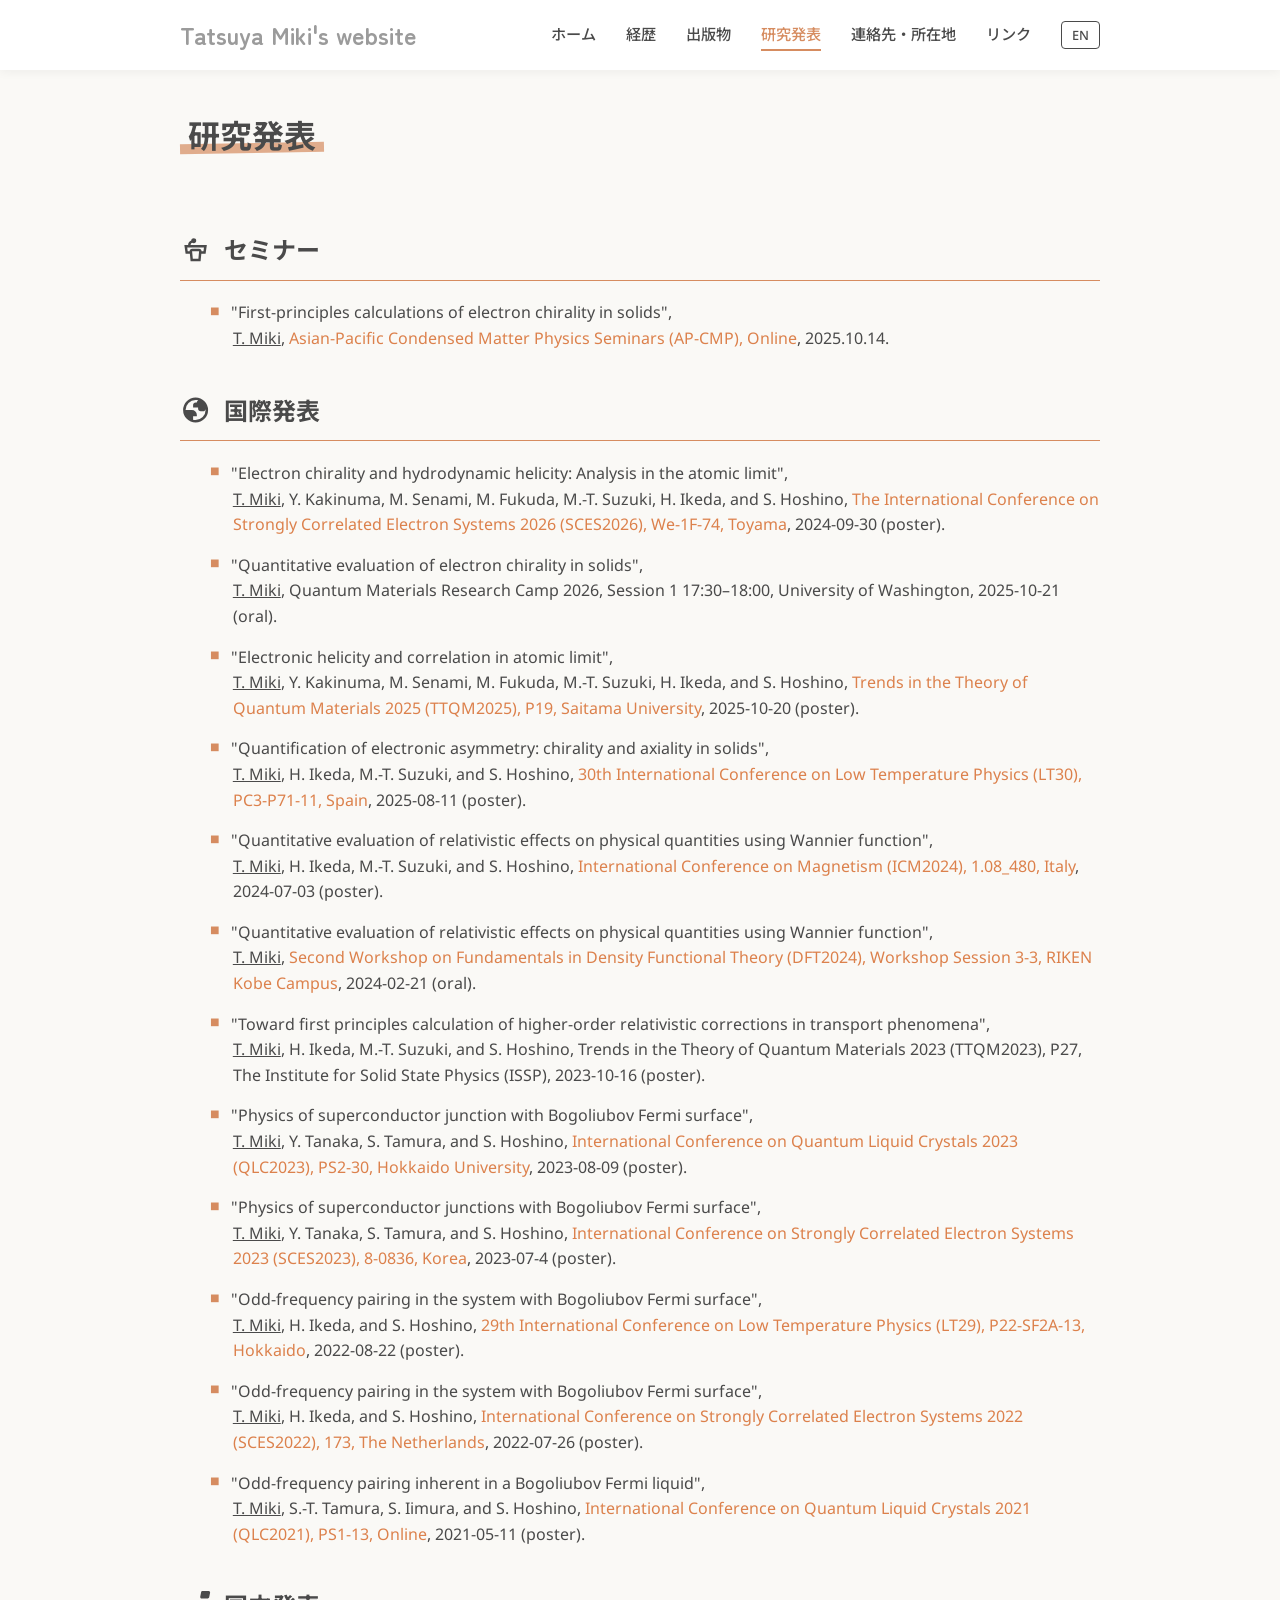
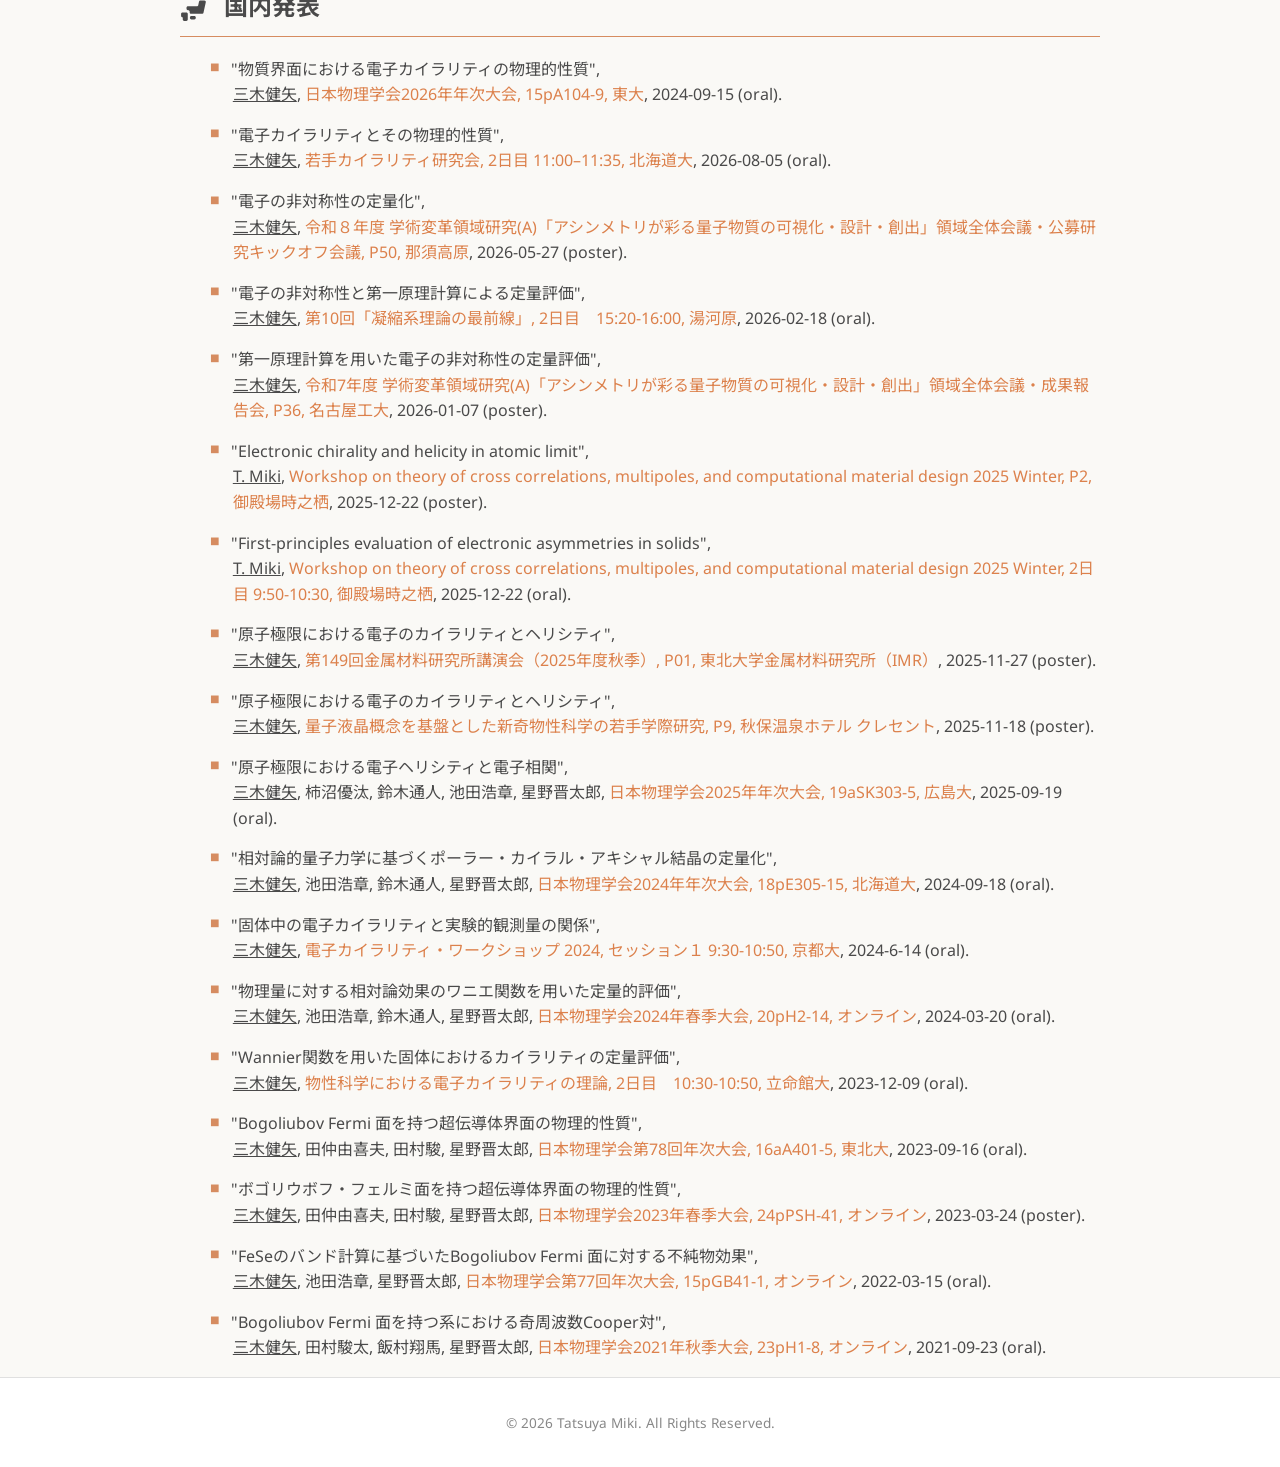
<file: jp/presentations.html>
<!DOCTYPE html>
<html lang="ja">
<head id="head">
    <meta charset="UTF-8">
    <meta name="viewport" content="width=device-width, initial-scale=1.0">
    <meta name="description" content="三木健矢の研究発表の一覧。">
    <meta property="og:title" content="研究発表 - 三木健矢のウェブサイト">
    <meta property="og:description" content="三木健矢の研究発表の一覧。">
    <meta property="og:type" content="website">
    <meta property="og:site_name" content="Tatsuya Miki's website">
    <script src="../assets/js/header.js" defer></script>
    <title>研究発表 - 三木健矢のウェブサイト</title>
    <link rel="stylesheet" href="../assets/css/style.css">
</head>
<body>

    <header class="site-header">
        <div class="container header-container">
            <div class="logo">
                <a href="../index.html">Tatsuya Miki's website</a>
            </div>
            <button class="hamburger" aria-label="Menu"><span></span><span></span><span></span></button>
            <nav class="main-nav">
                <ul>
                    <li><a href="../index.html">ホーム</a></li>
                    <li><a href="cv.html">経歴</a></li>
                    <li><a href="publications.html">出版物</a></li>
                    <li><a href="presentations.html" class="current">研究発表</a></li>
                    <li><a href="contact.html">連絡先・所在地</a></li>
                    <li><a href="links.html">リンク</a></li>
                    <li class="lang-switch"><a href="../en/presentations.html">EN</a></li>
                </ul>
            </nav>
        </div>
    </header>

    <main class="container page-content">
        <h1>研究発表</h1>
        <section>
            <h2>
                <svg xmlns="http://www.w3.org/2000/svg" viewBox="0 -960 960 960" class="icon" aria-hidden="true">
                    <path d="M476.5-723.5Q453-700 420-700q-13 0-24-3.5T374-715q-24 8-38.5 29T321-640h519l-40 280H604v-80h127q5-30 8.5-60t8.5-60H212q5 30 8.5 60t8.5 60h127v80H160l-40-280h120q0-49 27-89t73-59q3-31 26-51.5t54-20.5q33 0 56.5 23.5T500-780q0 33-23.5 56.5ZM391-200h178l23-240H368l23 240Zm-71 80-30-312q-4-35 20-61.5t59-26.5h222q35 0 59 26.5t20 61.5l-30 312H320Z"/>
                </svg>
                セミナー
            </h2>
            <ol id="seminarList" class="pub-list" data-csv="../assets/csv/seminars.csv"></ol>
        </section>
        
        <section>
            <h2>
                <svg xmlns="http://www.w3.org/2000/svg" viewBox="0 -960 960 960" class="icon" aria-hidden="true">
                    <path d="M480-80q-83 0-156-31.5T197-197q-54-54-85.5-127T80-480q0-83 31.5-156T197-763q54-54 127-85.5T480-880q83 0 156 31.5T763-763q54 54 85.5 127T880-480q0 83-31.5 156T763-197q-54 54-127 85.5T480-80Zm0-80q134 0 227-93t93-227q0-7-.5-14.5T799-507q-5 29-27 48t-52 19h-80q-33 0-56.5-23.5T560-520v-40H400v-80q0-33 23.5-56.5T480-720h40q0-23 12.5-40.5T563-789q-20-5-40.5-8t-42.5-3q-134 0-227 93t-93 227h200q66 0 113 47t47 113v40H400v110q20 5 39.5 7.5T480-160Z"/>
                </svg>
                国際発表
            </h2>
            <ol id="internationalList" class="pub-list" data-csv="../assets/csv/international.csv"></ol>
        </section>

        <section>
            <h2>
                <svg viewBox="0 0 512 512" class="icon" aria-hidden="true">
                    <path d="M259.119,460.031c0,13.406-10.875,24.266-24.266,24.266h-51.031c-13.406,0-24.266-10.859-24.266-24.266 v-11.203c0-13.406,10.859-24.266,24.266-24.266h51.031c13.391,0,24.266,10.859,24.266,24.266V460.031z"></path>
                    <path d="M36.9,365.688h-4.266c-13.391,0-24.266,10.875-24.266,24.266v33.516c0,13.406,6.25,24.281,16.953,24.281h2.672 c11.578,0,8.906,10.859,8.906,24.266v15.719C36.9,501.125,47.775,512,61.166,512H98.26c13.406,0,24.266-10.875,24.266-24.266 V447.75v-57.797c0-13.391-10.859-24.266-24.266-24.266H36.9z"></path>
                    <path d="M338.322,161.438c-11.422,0-21.297,7.969-23.703,19.125l-13.563,62.531 c-2.406,11.156-12.297,19.125-23.719,19.125H125.385c-13.391,0-24.266,10.875-24.266,24.266v18.375 c0,13.391,10.875,24.266,24.266,24.266h4.984c13.391,0,24.266,10.875,24.266,24.281v12.078c0,13.391,10.875,24.266,24.266,24.266 h188.125c11.391,0,21.25-7.938,23.703-19.094l39.313-179.781c1.578-7.156-0.188-14.656-4.797-20.375 c-4.609-5.75-11.563-9.063-18.922-9.063H338.322z"></path>
                    <path d="M487.947,108.75c-2.188,11.422-12.172,19.688-23.844,19.688H358.588c-7.234,0-14.109-3.203-18.688-8.781 c-4.625-5.594-6.516-12.938-5.156-20.031l15.25-79.906C352.182,8.281,362.182,0,373.838,0h105.531 c7.234,0,14.078,3.219,18.688,8.813c4.625,5.578,6.5,12.922,5.141,20.031L487.947,108.75z"></path>
                </svg>
                国内発表
            </h2>
            <ol id="domesticList" class="pub-list" data-csv="../assets/csv/domestic.csv"></ol>
        </section>

        <script src="../assets/js/csv.js"></script>
        <script>
        loadPublicationsFromOl("#seminarList");
        loadPublicationsFromOl("#internationalList");
        loadPublicationsFromOl("#domesticList");
        </script>
        <!-- <section>
            <h2>Domestic Conferences & Others</h2>
            <ul class="pub-list">
                <li>
                    <strong>氏名</strong>, 共著者. "発表タイトル", 第XX回〇〇学会, 2023年12月.
                </li>
                <li>
                    <strong>氏名</strong>. "解説記事のタイトル", 〇〇誌, Vol.10, 2022.
                </li>
            </ul>
        </section> -->

    </main>

    <footer>
        <div class="container">
            <p>&copy; 2026 Tatsuya Miki. All Rights Reserved.</p>
        </div>
    </footer>

    <script src="../assets/js/script.js"></script>
</body>
</html>
</file>
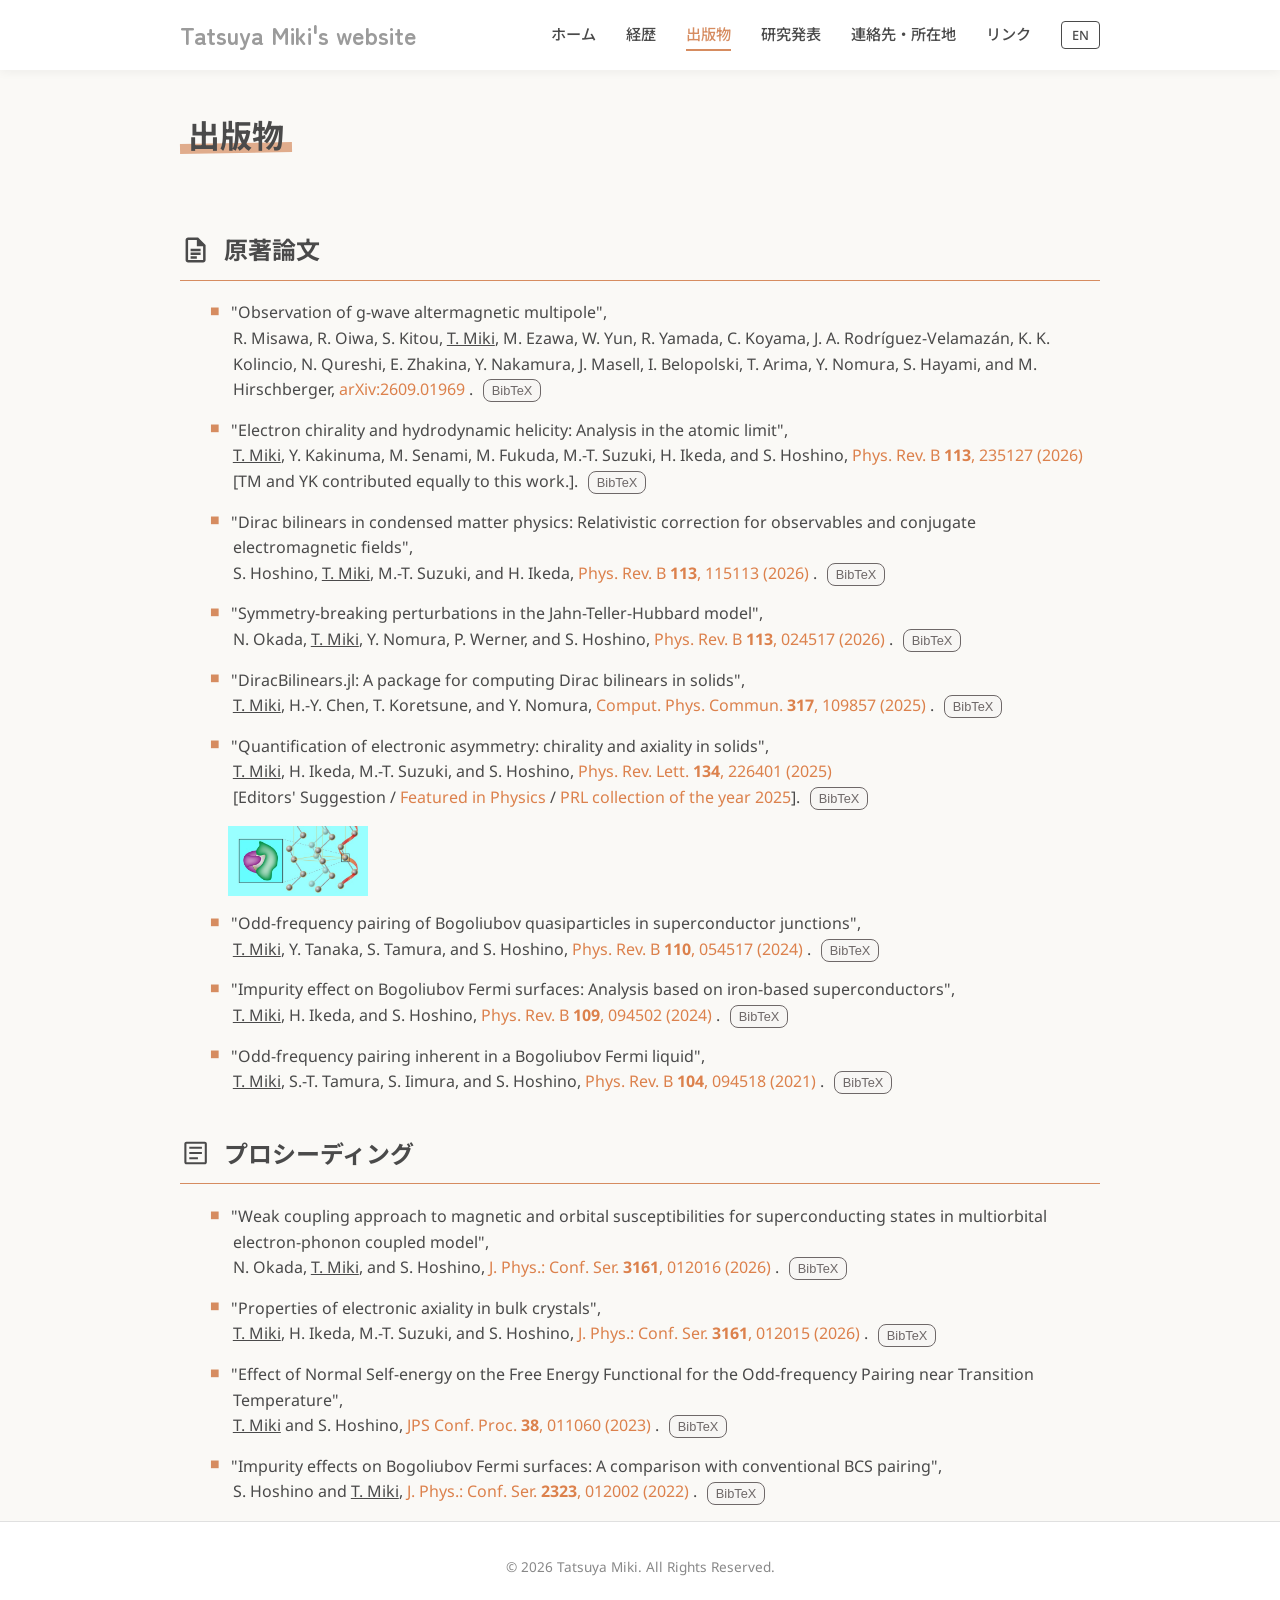
<file: jp/publications.html>
<!DOCTYPE html>
<html lang="ja">
<head id="head">
    <meta charset="UTF-8">
    <meta name="viewport" content="width=device-width, initial-scale=1.0">
    <meta name="description" content="三木健矢の出版物の一覧。">
    <meta property="og:title" content="出版物 - 三木健矢のウェブサイト">
    <meta property="og:description" content="三木健矢の出版物の一覧。">
    <meta property="og:type" content="website">
    <meta property="og:site_name" content="Tatsuya Miki's website">
    <script src="../assets/js/header.js" defer></script>
    <title>出版物 - 三木健矢のウェブサイト</title>
    <link rel="stylesheet" href="../assets/css/style.css">
</head>
<body>

    <header class="site-header">
        <div class="container header-container">
            <div class="logo">
                <a href="../index.html">Tatsuya Miki's website</a>
            </div>
            <button class="hamburger" aria-label="Menu"><span></span><span></span><span></span></button>
            <nav class="main-nav">
                <ul>
                    <li><a href="../index.html">ホーム</a></li>
                    <li><a href="cv.html">経歴</a></li>
                    <li><a href="publications.html" class="current">出版物</a></li>
                    <li><a href="presentations.html">研究発表</a></li>
                    <li><a href="contact.html">連絡先・所在地</a></li>
                    <li><a href="links.html">リンク</a></li>
                    <li class="lang-switch"><a href="../en/publications.html">EN</a></li>
                </ul>
            </nav>
        </div>
    </header>

    <main class="container page-content">
        <h1>出版物</h1>
        <section>
            <h2>
                <svg xmlns="http://www.w3.org/2000/svg" viewBox="0 -960 960 960" class="icon" aria-hidden="true">
                    <path d="M320-440h320v-80H320v80Zm0 120h320v-80H320v80Zm0 120h200v-80H320v80ZM240-80q-33 0-56.5-23.5T160-160v-640q0-33 23.5-56.5T240-880h320l240 240v480q0 33-23.5 56.5T720-80H240Zm280-520v-200H240v640h480v-440H520ZM240-800v200-200 640-640Z"/>
                </svg>
                原著論文
            </h2>
            <ol id="papersList" class="pub-list" data-csv="../assets/csv/papers.csv"></ol>
        </section>

        <section>
            <h2>
                <svg xmlns="http://www.w3.org/2000/svg" viewBox="0 -960 960 960" class="icon" aria-hidden="true">
                    <path d="M278-279.33h276.67V-346H278v66.67Zm0-167.34h404v-66.66H278v66.66ZM278-614h404v-66.67H278V-614Zm-91.33 494q-27 0-46.84-19.83Q120-159.67 120-186.67v-586.66q0-27 19.83-46.84Q159.67-840 186.67-840h586.66q27 0 46.84 19.83Q840-800.33 840-773.33v586.66q0 27-19.83 46.84Q800.33-120 773.33-120H186.67Zm0-66.67h586.66v-586.66H186.67v586.66Zm0-586.66v586.66-586.66Z"/>
                </svg>
                プロシーディング
            </h2>
            <ol id="procList" class="pub-list" data-csv="../assets/csv/proceedings.csv"></ol>
        </section>

        <script src="../assets/js/csv.js"></script>
        <script>
        loadPublicationsFromOl("#papersList");
        loadPublicationsFromOl("#procList");
        </script>

    </main>

    <footer>
        <div class="container">
            <p>&copy; 2026 Tatsuya Miki. All Rights Reserved.</p>
        </div>
    </footer>

    <script src="../assets/js/script.js"></script>
</body>
</html>
</file>
<file: assets/css/style.css>
:root {
    --bg-color: #faf9f6;
    --text-color: #4a4a4a;
    --accent-color: #d68c60;
    --nav-bg: #ffffff;
    --link-hover: #b56b42;
    --border-color: #e0e0e0;
}

/* default */
body {
    font-family: 'Noto Sans', 'Noto Sans JP', sans-serif;
    background-color: var(--bg-color);
    color: var(--text-color);
    margin: 0;
    line-height: 1.6;
    display: flex;
    flex-direction: column;
    min-height: 100vh;
    overflow-x: hidden;
}

a {
    text-decoration: none;
    color: var(--text-color);
    transition: color 0.3s;
}

a:hover {
    color: var(--accent-color);
}

ul {
    list-style: none;
    padding: 0;
    margin: 0;
}

svg.icon {
  fill: currentcolor;
  height: 1.25em;
  margin-right: 0.3em;
  overflow: hidden;
  vertical-align: -0.23em;
  width: 1.3em;
  flex-shrink: 0;
}

/* container for layout */
.container {
    box-sizing: border-box;
    max-width: 960px;
    margin: 0 auto;
    padding: 0 20px;
}

/* header */
.site-header {
    background-color: var(--nav-bg);
    box-shadow: 0 2px 10px rgba(0,0,0,0.05);
    position: sticky;
    top: 0;
    z-index: 1000;
}

.header-container {
    display: flex;
    justify-content: space-between;
    align-items: center;
    height: 70px;
}

.logo a {
    font-size: 1.5rem;
    font-weight: 700;
    letter-spacing: 0em;
    color: #9b9b9b;
    font-family: "Zen Maru Gothic", sans-serif;
}

/* navigation （desktop） */
.main-nav ul {
    display: flex;
    gap: 30px;
}

.main-nav a {
    font-size: 0.95rem;
    font-weight: 500;
}

.main-nav a.current {
    color: var(--accent-color);
    border-bottom: 2px solid var(--accent-color);
    padding-bottom: 5px;
}

.lang-switch a {
    border: 1px solid var(--text-color);
    padding: 4px 10px;
    border-radius: 4px;
    font-size: 0.8rem;
}

.lang-switch a:hover {
    background-color: var(--text-color);
    color: #fff;
}

/* hamburger */
.hamburger {
    display: none;
    background: none;
    border: none;
    cursor: pointer;
}

.hamburger span {
    display: block;
    width: 25px;
    height: 3px;
    background-color: var(--text-color);
    margin: 5px 0;
    transition: 0.3s;
}

/* main contents */
main {
    flex: 1;
    padding-top: 60px;
    padding-bottom: 60px;
}

.page-content {
    display: block;
    width: 100%;
    text-align: left;
}

.page-content > h1 {
    display: inline-block;
    margin: 40px 0 30px;
}

.page-content > section {
    display: block;
    width: 100%;
}

h1 {
  position: relative;
  display: inline-block;
  font-size: 2.0rem;
  padding: 0 0.5rem;
  z-index: 1;
  max-width: 100%;
}

h1::before {
  content: "";
  position: absolute;
  bottom: 8px;
  left: 0;
  width: 100%;
  height: 10px;
  background: var(--accent-color);
  z-index: -1;
  transform: rotate(-1deg);
  opacity: 0.7;
}

h2 {
    display: block;
    width: 100%;
    border-bottom: 1px solid var(--accent-color);
    padding-bottom: 10px;
    font-size: 1.5rem;
    margin-top: 40px;
}

/* toppage： profile */
.myname {
    color: var(--text-color);
    font-size: 2em;
    font-weight: bold;
}


.position {
    font-weight: bold;
    color: var(--accent-color);
    margin-bottom: 20px;
}

.position a {
    font-weight: inherit;
    color: inherit;
    margin-bottom: inherit;
}

.profile-section {
    display: flex;
    align-items: center;
    gap: 80px;
    margin-left: 40px;
}

.profile-image img {
    width: 100%;
    border-radius: 10px;
}

.profile-image {
    width: 200px;
    margin-top: 40px;
}

/* social links */
.social-links {
    margin-top: 30px;
    display: flex;
    gap: 15px;
    flex-wrap: wrap;
    justify-content: center;
}

.btn {
    display: inline-flex;
    align-items: center;
    padding: 10px 20px;
    border-radius: 30px;
    background-color: #fff;
    border: 1px solid var(--border-color);
    font-weight: 500;
    font-size: 1.0rem;
    transition: all 0.3s ease;
    box-shadow: 0 2px 5px rgba(0,0,0,0.05);
}

.btn:hover {
    transform: translateY(-2px);
    box-shadow: 0 4px 10px rgba(0,0,0,0.1);
}

.btn-scholar { color: #4285F4; border-color: #4285F4; }
.btn-orcid { color: #A6CE39; border-color: #A6CE39; }
.btn-github { color: #333; border-color: #333; }
.btn-researchmap { color: #f44848; border-color: #f44848; }

.btn-scholar:hover { color: #ffffff; border-color: #ffffff; background-color: #4285F4}
.btn-orcid:hover { color: #ffffff; border-color: #ffffff; background-color: #A6CE39}
.btn-github:hover { color: #ffffff; border-color: #ffffff; background-color: #333}
.btn-researchmap:hover { color: #ffffff; border-color: #ffffff; background-color: #f44848}

/* news */
.news-list {
    max-height: 280px;
    overflow-y: auto;
    padding-right: 8px;
}

.news-list li {
    padding: 10px 0;
    border-bottom: 1px dashed var(--border-color);
    display: flex;
    align-items: flex-start;
}

.news-list .date {
    width: 5.5em;
    font-weight: bold;
    margin-right: 10px;
    color: var(--accent-color);
}

.news-list .tag {
  width: 7.5em;
  flex-shrink: 0;
}

.news-list .tag-badge {
  display: inline-block;
  white-space: nowrap;
  vertical-align: top;
  background-color: #eee;
  padding: 2px 8px;
  border-radius: 4px;
  font-size: 0.8rem;
}

.news-list .text {
  flex: 1;
  min-width: 0;
}

.news-list .news-link {
    color: var(--accent-color);
}

/* table style (CV...etc) */
.cv-table {
    width: 98%;
    border-collapse: collapse;
}

.cv-table th, .cv-table td {
    padding: 12px 15px;
    text-align: left;
    border-bottom: 1px solid var(--border-color);
}

.cv-table th {
    width: 190px;
    color: var(--accent-color);
    font-weight: bold;
}

/* footer */
footer {
    background-color: var(--nav-bg);
    text-align: center;
    padding: 20px 0;
    font-size: 0.85rem;
    color: #888;
    border-top: 1px solid var(--border-color);
}


/* ---　　Publications --- */

.pub-list {
    padding-left: 2em;
    list-style: none;
}

.pub-list li {
    position: relative;
    margin-bottom: 15px;
    padding-left: 1.3em;
    text-indent: -0.1em;
}

.pub-list li::before {
    content: "■";
    position: absolute;
    left: 0;
    top: 1.2em;
    transform: translateY(-50%);
    color: var(--accent-color);
    font-size: 0.6em;
}

.pub-img {
    margin-left: 1em;
    margin-bottom: 0.5em;
}

/* visual emphasis (bold, highlight, etc.) */
.pub-list strong {
    color: var(--text-color);
    text-decoration: underline;
    text-decoration-color: var(--accent-color);
}

.pub-list a {
    color: #dc814c
}

.pub-main {
    display: inline;
}

.bibtex-tools {
    margin-left: 10px;
    display: inline-flex;
    gap: 8px;
    vertical-align: middle;
}

.bibtex-btn {
    font-size: 0.8rem;
    padding: 3px 8px;
    border: 1px solid #6e6868;
    background: #f7f6f4;
    color: #6e6868;
    border-radius: 8px;
    cursor: pointer;
    transition: background-color 0.2s, color 0.2s, border-color 0.2s;
}

.bibtex-btn:hover {
    background: var(--accent-color);
    color: #fff;
    border-color: var(--accent-color);
}

.bibtex-copy {
    font-size: 0.75rem;
    padding: 3px 8px;
    border: 1px solid #cfcfcf;
    background: #f5f5f5;
    color: #333;
    border-radius: 6px;
    cursor: pointer;
    box-shadow: 0 1px 0 rgba(0,0,0,0.06);
    letter-spacing: 0.02em;
    text-transform: none;
    transition: background-color 0.2s, color 0.2s, border-color 0.2s, box-shadow 0.2s, transform 0.15s;
}

.bibtex-copy:hover {
    background: #e9e9e9;
    border-color: #bdbdbd;
}

.bibtex-copy:active {
    transform: translateY(0);
    box-shadow: 0 0 0 rgba(0,0,0,0);
}

.bibtex-copy::before {
    content: "";
    display: inline-block;
    width: 12px;
    height: 12px;
    margin-right: 6px;
    vertical-align: -1px;
    background-color: currentColor;
    mask: url("data:image/svg+xml;utf8,<svg xmlns='http://www.w3.org/2000/svg' viewBox='0 0 24 24'><path d='M16 1H8a2 2 0 0 0-2 2v2H5a2 2 0 0 0-2 2v14a2 2 0 0 0 2 2h10a2 2 0 0 0 2-2v-2h2a2 2 0 0 0 2-2V5l-5-4ZM7 3a1 1 0 0 1 1-1h7v3h-8V3Zm9 18a1 1 0 0 1-1 1H5a1 1 0 0 1-1-1V7a1 1 0 0 1 1-1h1v12a2 2 0 0 0 2 2h8v1Zm3-4a1 1 0 0 1-1 1H8a1 1 0 0 1-1-1V6h9l3 3v8Z'/></svg>") no-repeat center / contain;
    -webkit-mask: url("data:image/svg+xml;utf8,<svg xmlns='http://www.w3.org/2000/svg' viewBox='0 0 24 24'><path d='M16 1H8a2 2 0 0 0-2 2v2H5a2 2 0 0 0-2 2v14a2 2 0 0 0 2 2h10a2 2 0 0 0 2-2v-2h2a2 2 0 0 0 2-2V5l-5-4ZM7 3a1 1 0 0 1 1-1h7v3h-8V3Zm9 18a1 1 0 0 1-1 1H5a1 1 0 0 1-1-1V7a1 1 0 0 1 1-1h1v12a2 2 0 0 0 2 2h8v1Zm3-4a1 1 0 0 1-1 1H8a1 1 0 0 1-1-1V6h9l3 3v8Z'/></svg>") no-repeat center / contain;
}

.bibtex-block {
    margin: 0.4em 0 0.6em;
    padding: 1.4em 0.8em 0.6em;
    background: #fff;
    border: 1px dashed var(--border-color);
    border-radius: 6px;
    white-space: pre-wrap;
    font-family: "Noto Sans", sans-serif;
    font-size: 0.85rem;
    color: #333;
    position: relative;
}

.bibtex-block .bibtex-copy {
    position: absolute;
    top: 8px;
    right: 8px;
    padding: 3px 8px;
    font-size: 0.75rem;
}

.bibtex-copy.is-copied {
    background: #3a8f4e;
    border-color: #3a8f4e;
    color: #fff;
}

.bibtex-copy.is-failed {
    background: #c94b4b;
    border-color: #c94b4b;
    color: #fff;
}

/* --- Access --- */
.page-content > .access-info {
    margin-bottom: 40px;
    display: grid;
    grid-template-columns: 1fr 1fr;
    gap: 40px;
    align-items: start;
}

.contact-box {
    min-width: 0;
}

.address-box {
    min-width: 0;
}

.access-info h3 {
    display: flex;
    align-items: center;
    margin: 0 0 12px;
    font-size: 1.5rem;
    font-weight: 600;
}

.access-info p {
    margin: 0 0 12px;
    font-size: 1rem;
    overflow-wrap: normal;
}

.en-address {
    margin-top: 10px;
    color: #666;
    font-size: 0.9rem;
}

.lab-name {
    margin-bottom: 8px;
}

.email-address {
    display: flex;
    flex-wrap: wrap;
    align-items: center;
    gap: 0.15em;
}

/* map */
.map-container {
    position: relative;
    grid-column: 1 / -1;
    min-width: 0;
    width: 100%;
    max-width: 100%;
    padding-bottom: 56.25%; /* aspect ratio 16:9 */
    height: 0;
    overflow: hidden;
    border-radius: 8px;
    box-shadow: 0 2px 10px rgba(0,0,0,0.1);
}

.map-container iframe {
    display: block;
    position: absolute;
    top: 0;
    left: 0;
    width: 100%;
    max-width: 100%;
    height: 100%;
    border: 0;
}

/* --- Links --- */

.links {
    width: 100%;
}

.links a:hover{
    color: var(--accent-color);
}

.links li {
    margin-bottom: 10px;
    position: relative;
    padding-left: 15px;
    width: 100%;
}

.links li::before {
    content: "•";
    color: var(--accent-color);
    position: absolute;
    left: 0;
    top: 0;
}

/* gallery */
.gallery-grid {
    display: grid;
    grid-template-columns: repeat(auto-fill, minmax(250px, 1fr));
    gap: 15px;
}

.gallery-grid img {
    width: 100%;
    height: auto;
    border-radius: 4px;
    transition: opacity 0.3s;
}

.gallery-grid img:hover {
    opacity: 0.8;
}

/* --- Responsive design for mobile devices --- */
@media (max-width: 960px) {
    .hamburger {
        display: block;
        z-index: 2000;
    }

    .main-nav {
        position: fixed;
        top: 0;
        right: 0;
        width: 70%;
        height: 100vh;
        background-color: var(--bg-color);
        box-shadow: -2px 0 10px rgba(0,0,0,0.1);
        transform: translateX(100%);
        transition: transform 0.3s;
        padding-top: 80px;
        z-index: 1500;
    }

    .main-nav.active {
        transform: translateX(0);
    }

    .main-nav ul {
        flex-direction: column;
        align-items: center;
        gap: 20px;
    }

    .profile-image {
        margin-right: 0;
    }

    .profile-section {
        flex-direction: column;
        text-align: left;
        gap: 20px;
    }

    .myname {
        font-size:25px;
    }

    h1 {
        font-size: 1.8rem;
    }

    h2 {
        font-size: 1.3rem;
    }

    .social-links {
        justify-content: center;
    }

    .news-list {
        max-height: 240px;
    }
    
    .cv-table th, .cv-table td {
        display: block;
        width: 100%;
    }
    
    .cv-table th {
        border-bottom: none;
        padding-bottom: 0;
    }

    .page-content > .access-info {
        grid-template-columns: 1fr;
        gap: 24px;
    }

    .contact-box,
    .address-box {
        width: 100%;
    }

    .contact-box p,
    .address-box p {
        padding-left: 15px;
    }

    .en-address {
        overflow-wrap: anywhere;
    }

}
</file>
